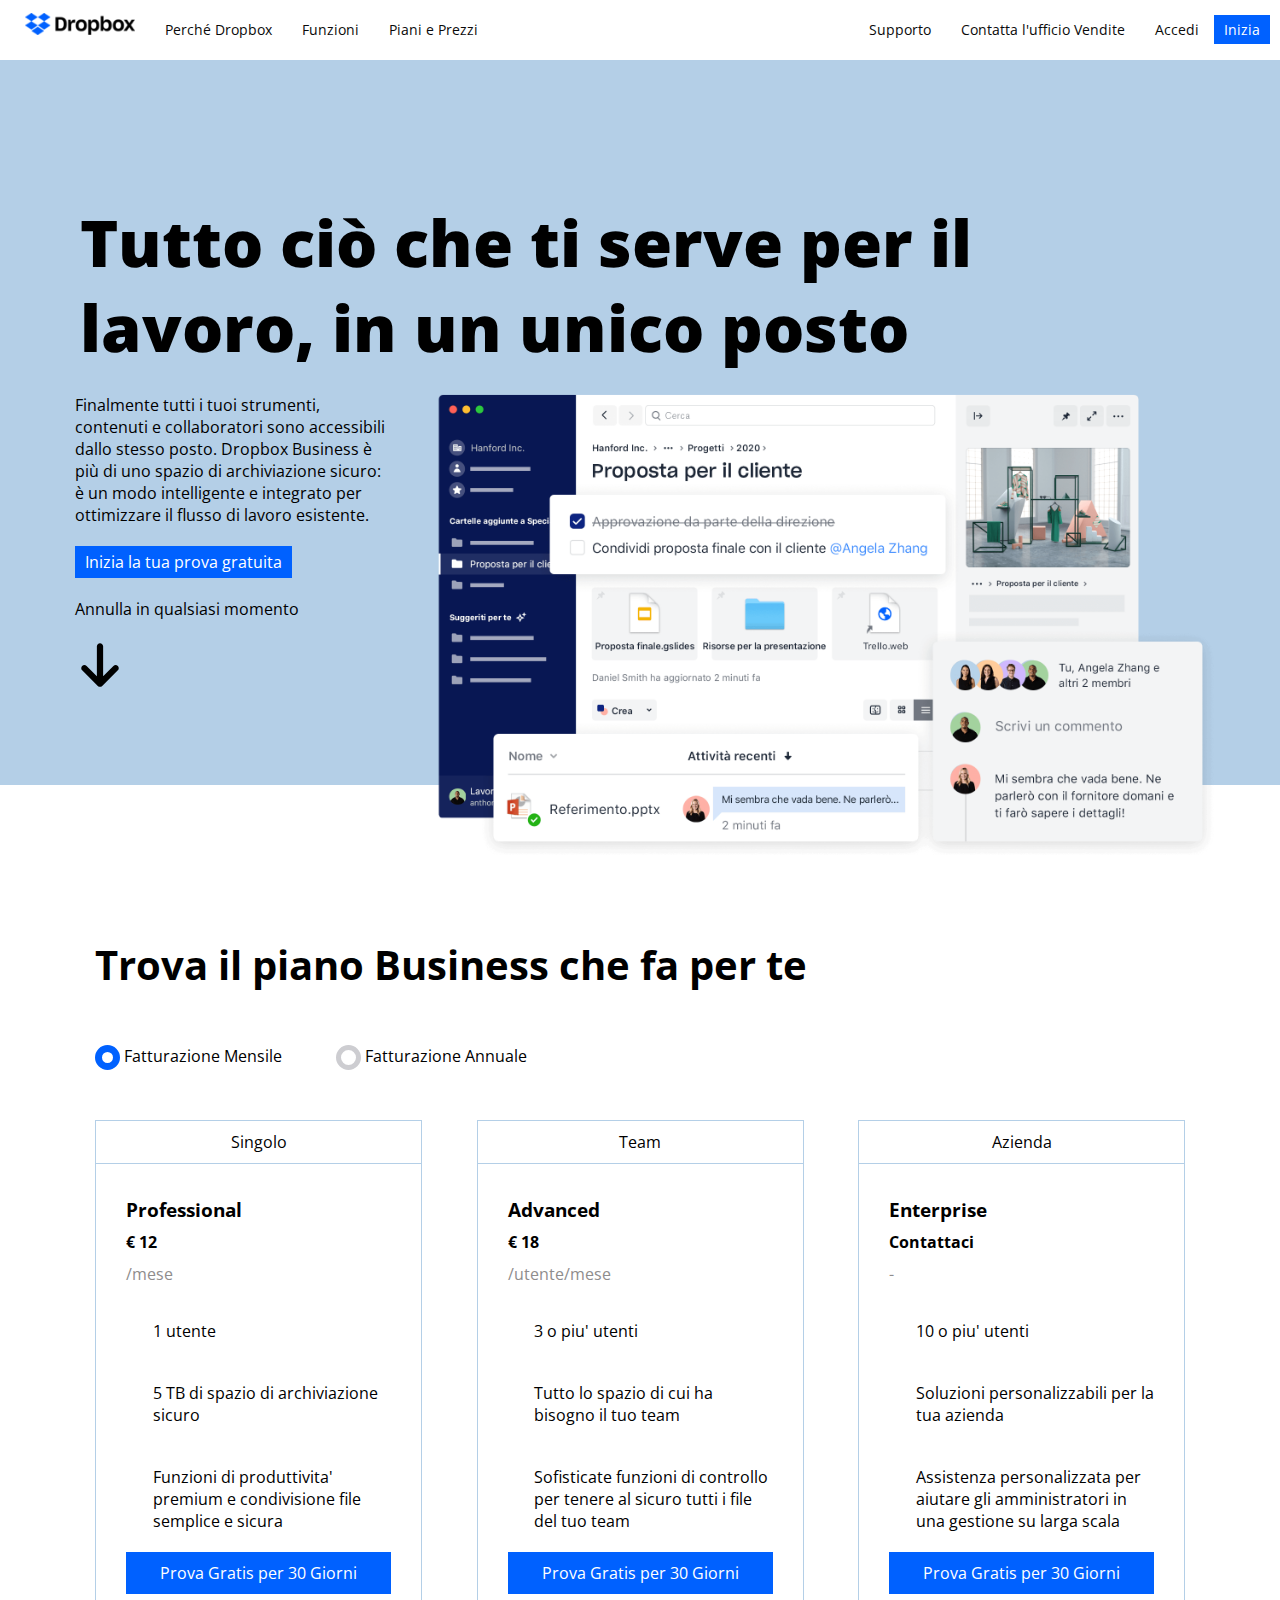
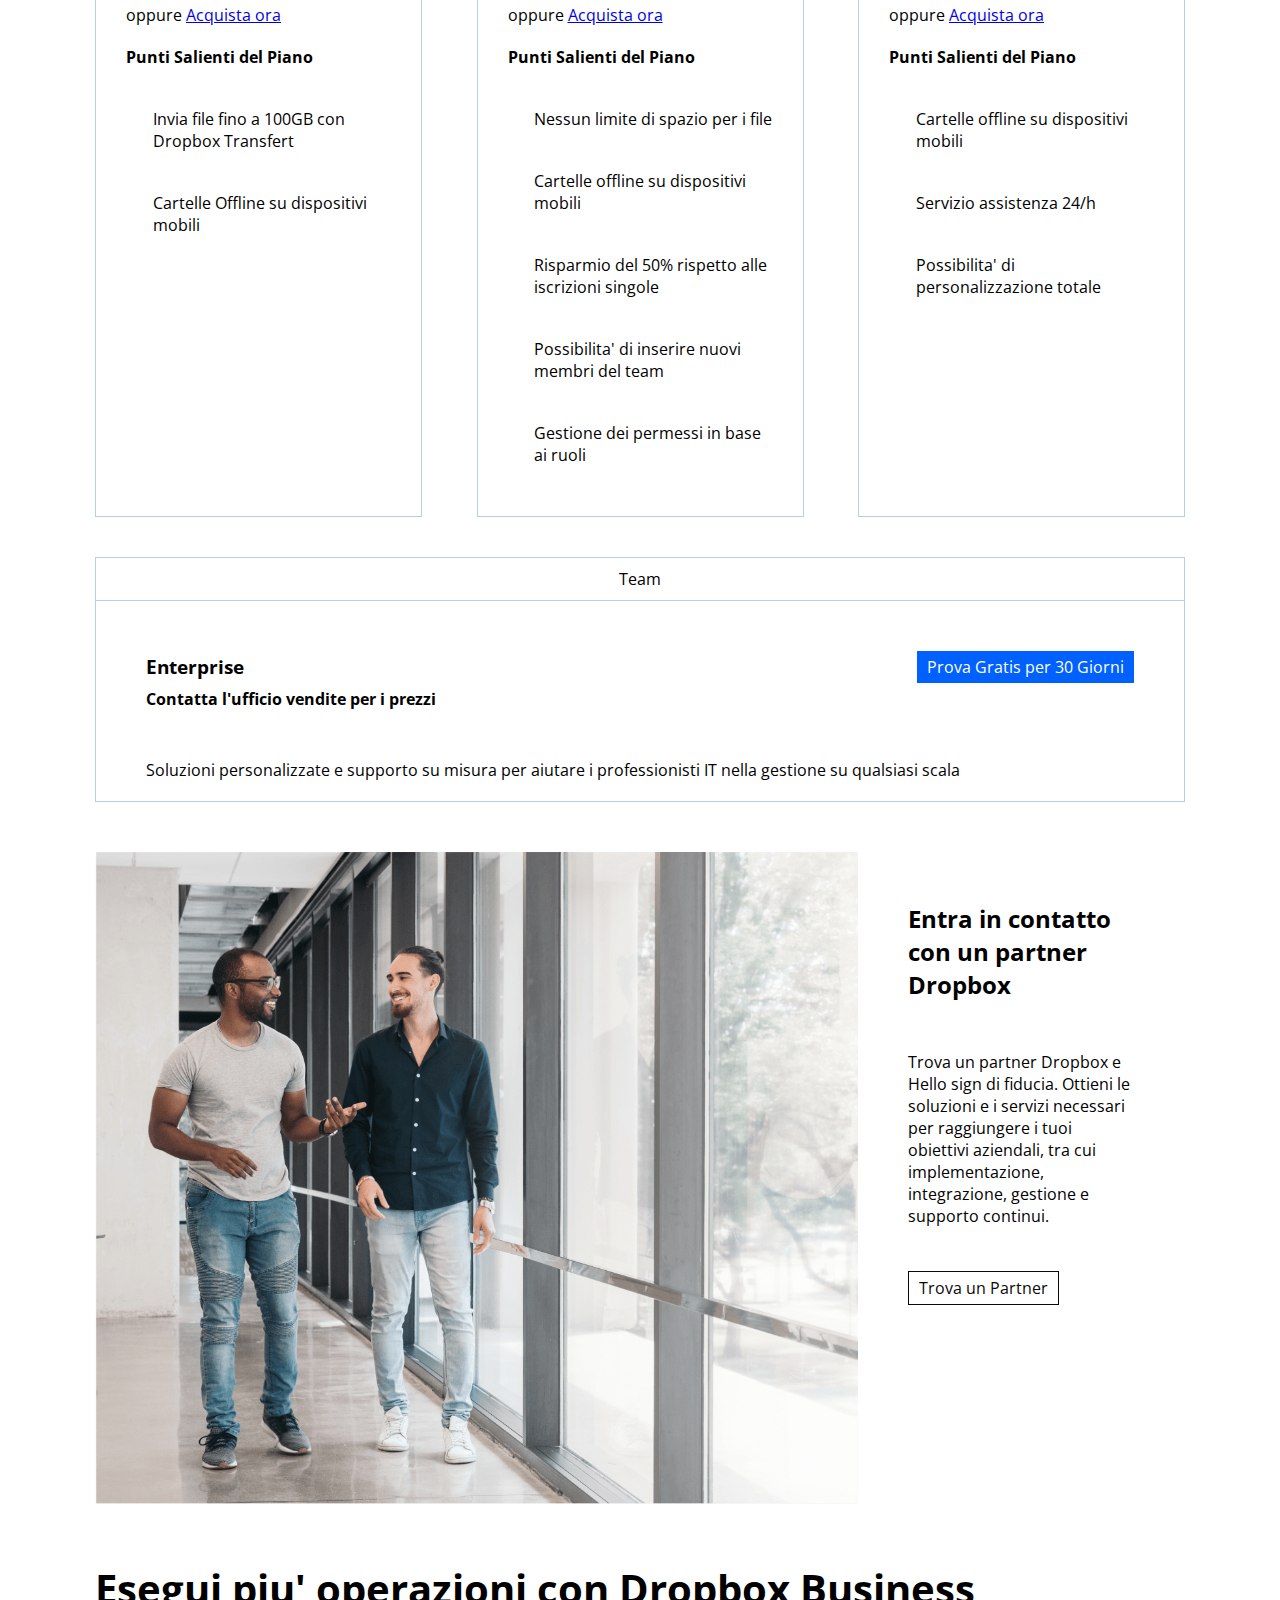
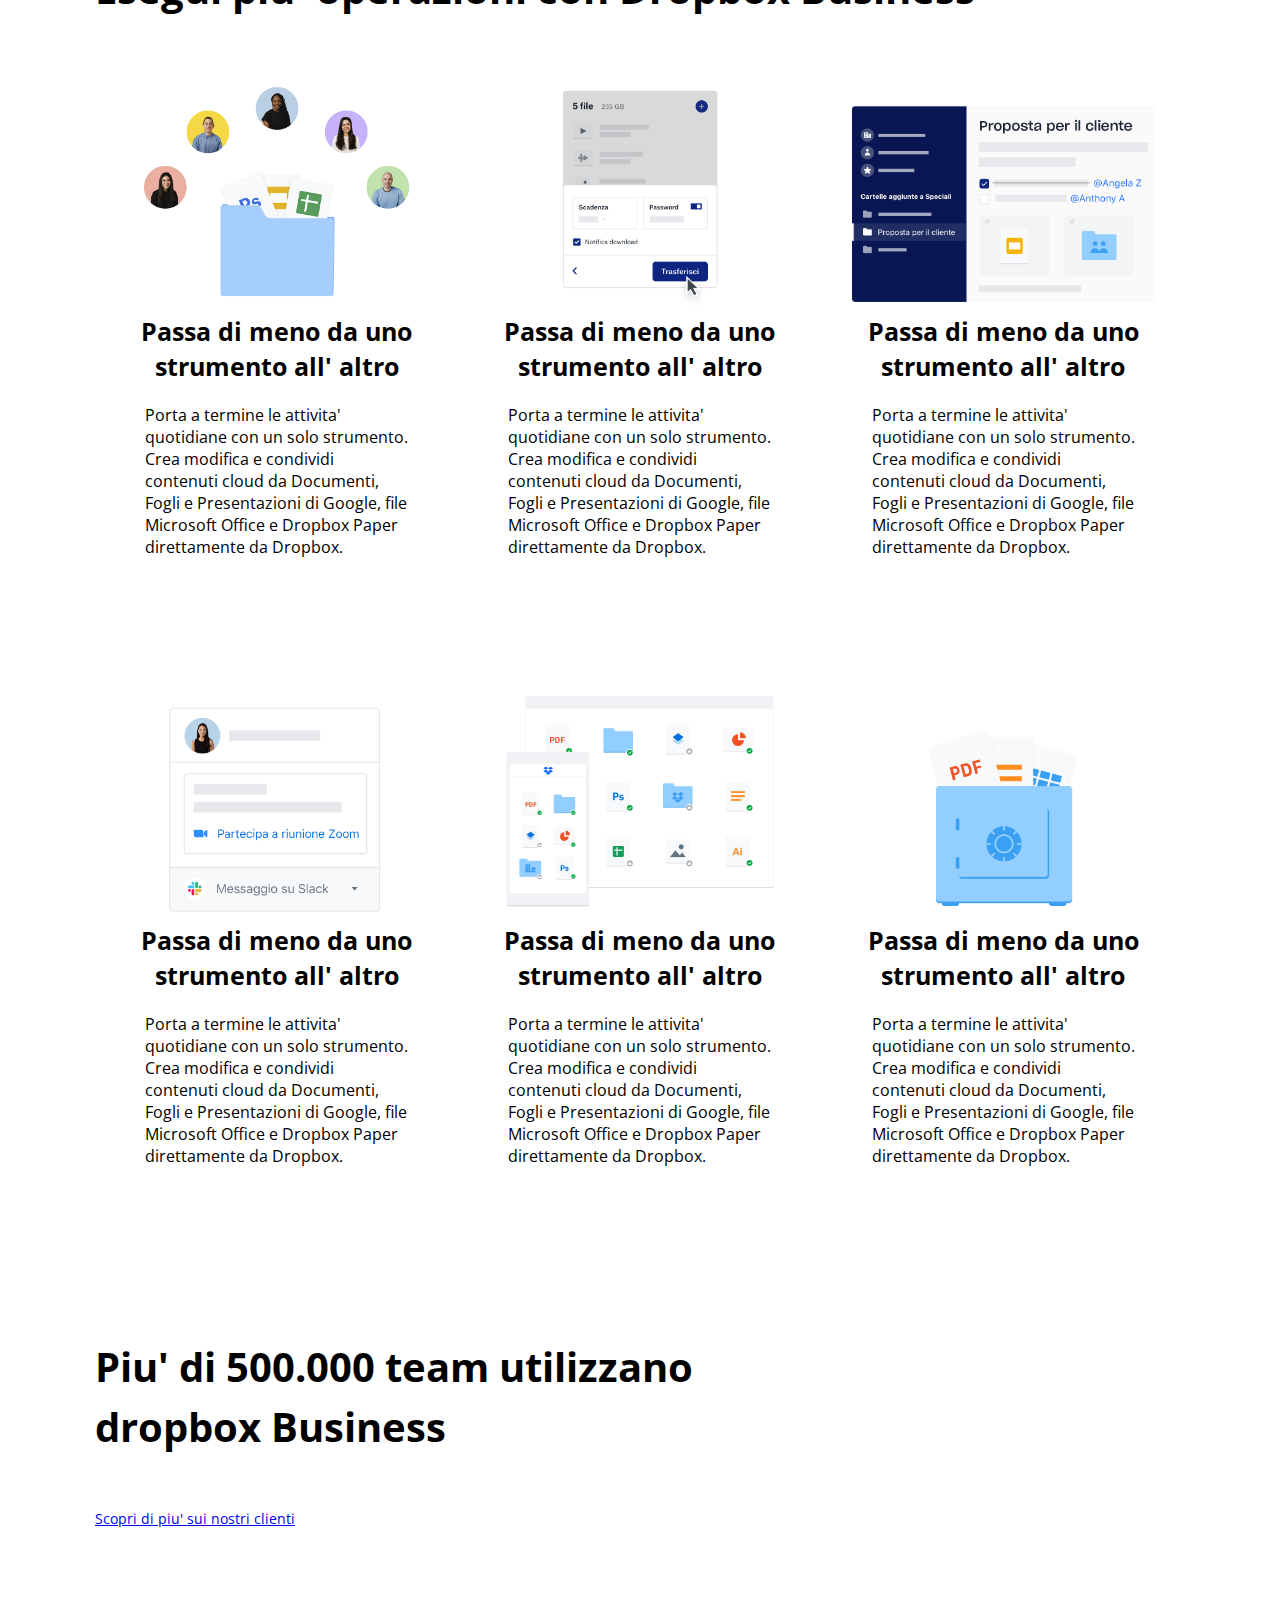
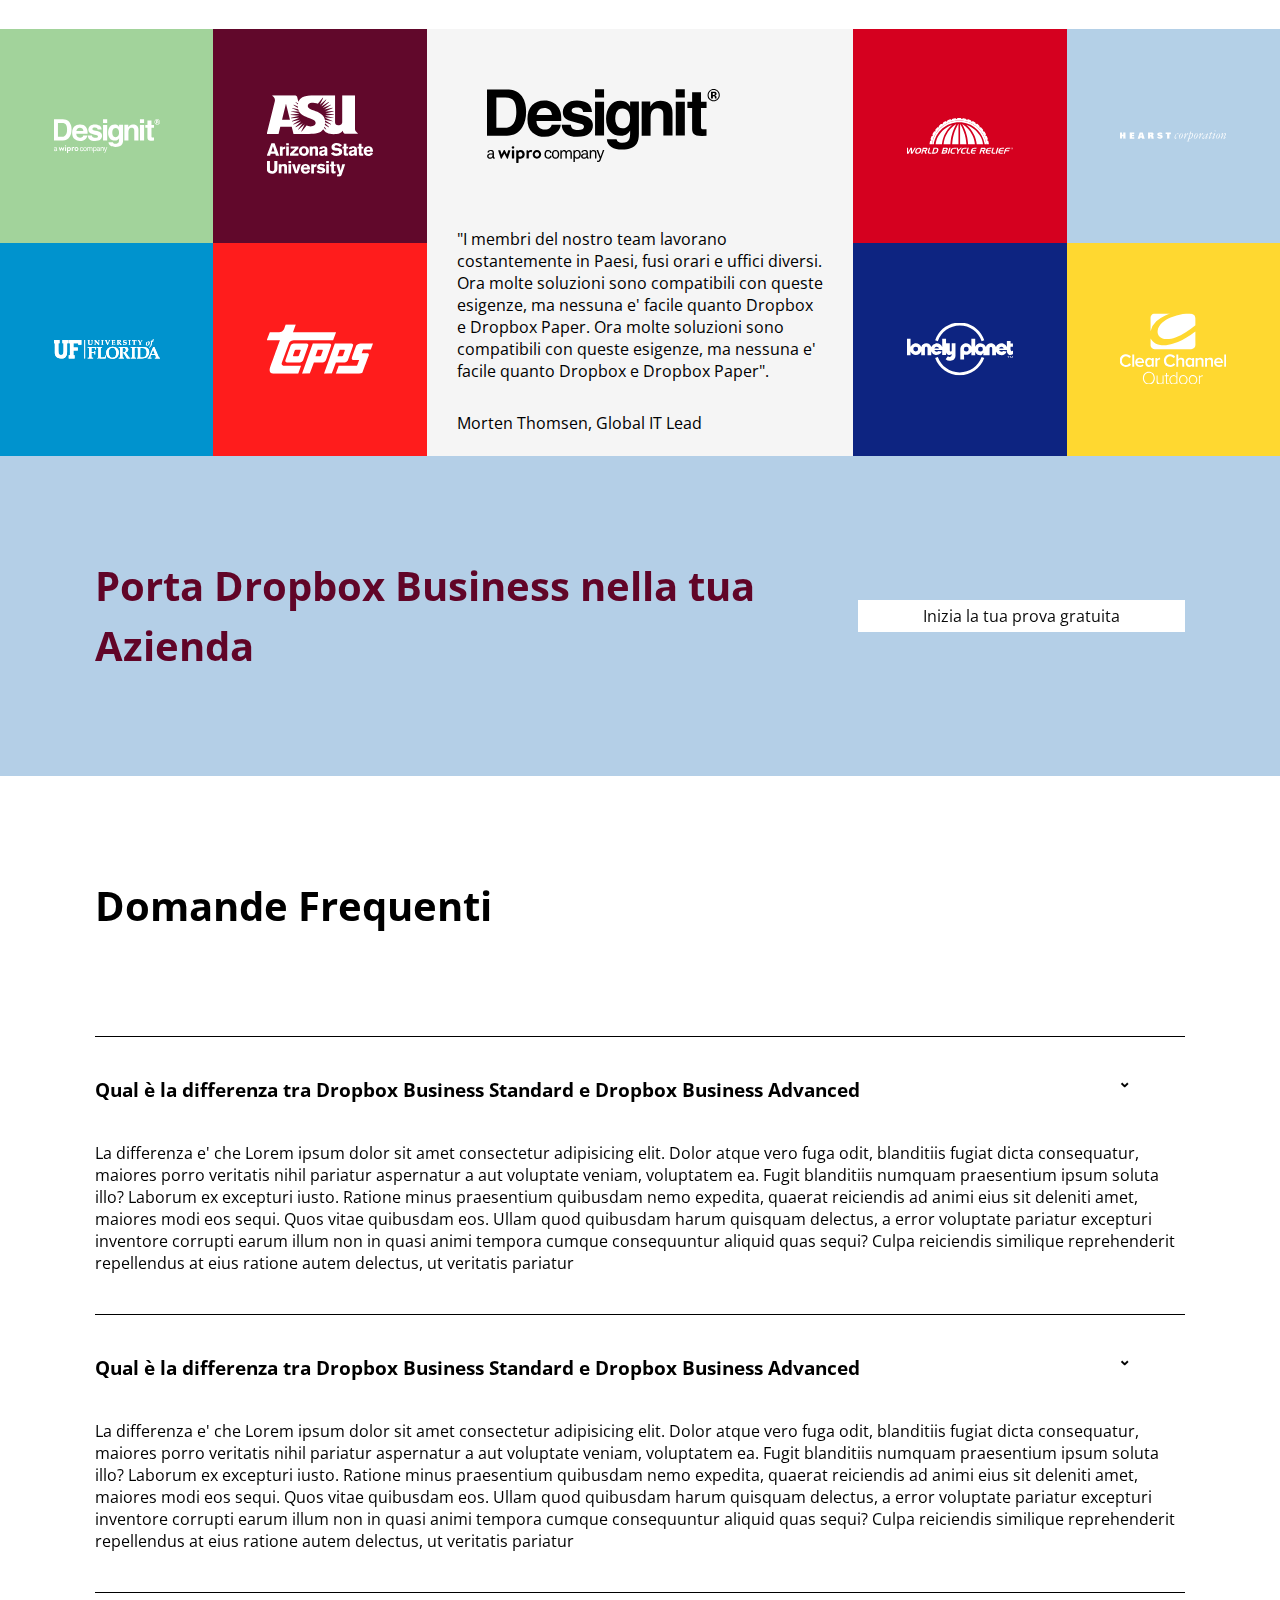
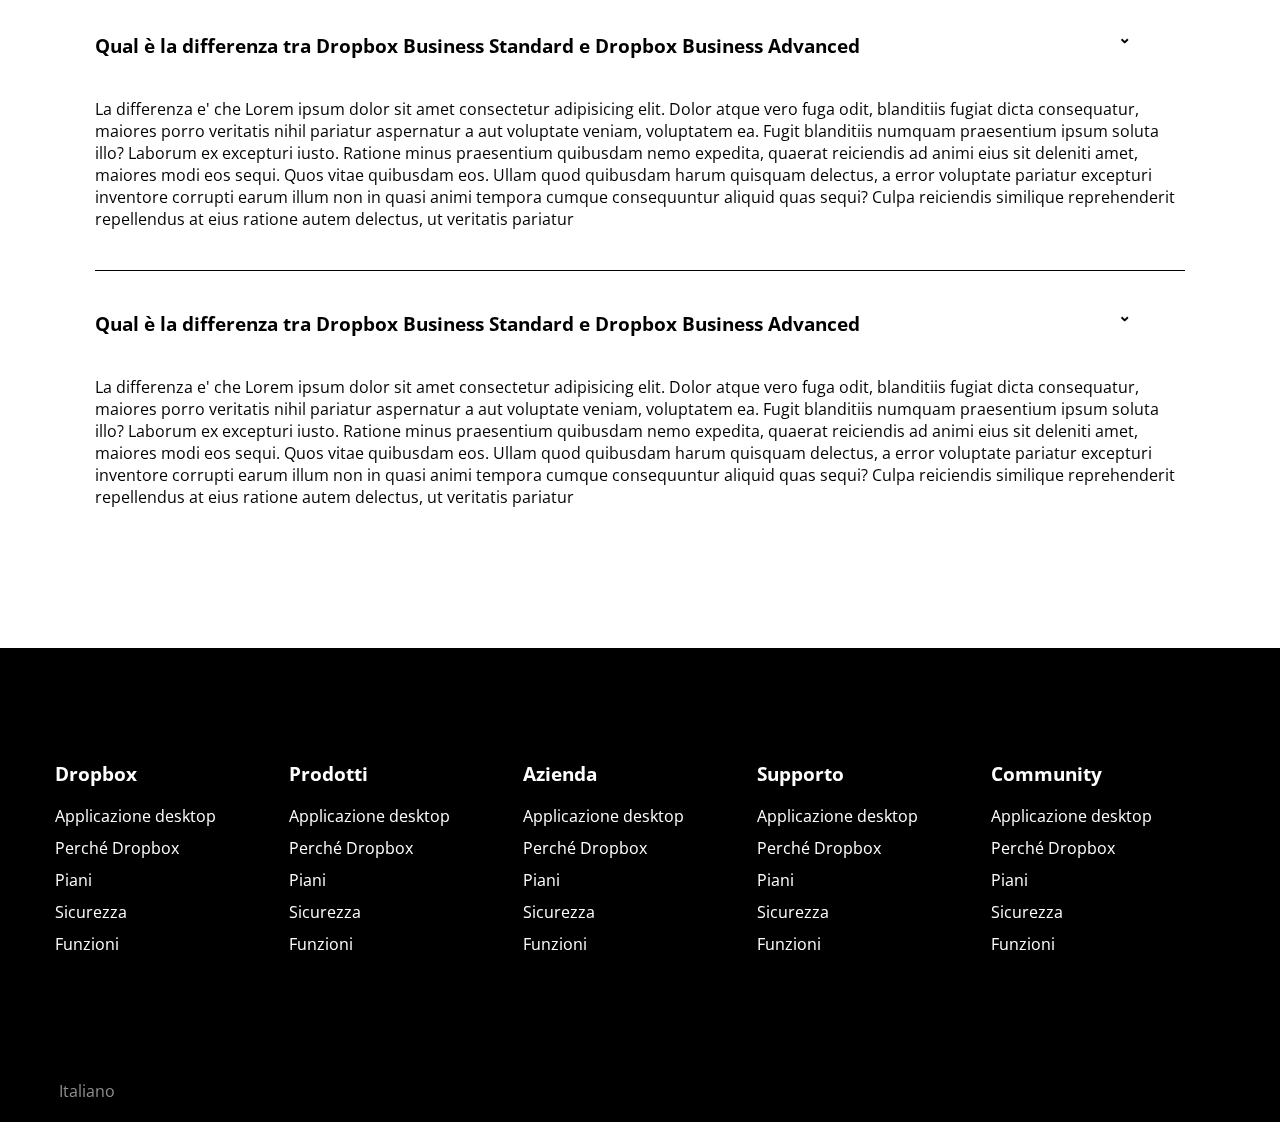
<file: index.html>
<!DOCTYPE html>
<html lang="en">
    <head>
        <meta charset="UTF-8">
        <meta http-equiv="X-UA-Compatible" content="IE=edge">
        <meta name="viewport" content="width=device-width, initial-scale=1.0">
        <title>Dropbox</title>
        <link link rel="icon" type="image/x-icon" href="./img/favicon.png"/>
        <link rel="stylesheet" href="./css/style.css"/>
        <link rel="stylesheet" href="./css/debug.css"/>
        <link href="https://fonts.googleapis.com/css2?family=Open+Sans:ital,wght@0,300;0,400;0,500;0,600;0,700;0,800;1,300;1,400;1,500;1,600;1,700;1,800&display=swap" rel="stylesheet">
        <link rel="stylesheet" href="https://cdnjs.cloudflare.com/ajax/libs/font-awesome/6.2.1/css/all.min.css" integrity="sha512-MV7K8+y+gLIBoVD59lQIYicR65iaqukzvf/nwasF0nqhPay5w/9lJmVM2hMDcnK1OnMGCdVK+iQrJ7lzPJQd1w==" crossorigin="anonymous" referrerpolicy="no-referrer" />

    </head>

    <body>

        <!--inizio header-->
        <header class="dFlex spaceBetween bgWhite">
            <!-- ha due nav uno a sx e uno dx -->
            
                <ul class="dFlex fontSmall alignCenter">
                    <li>
                        <a href="#"><img class="logo" src="./img/logo-small.png"></a>
                    </li>
                    <li class="hoverBorder">
                        <a href="#">Perché Dropbox</a>
                    </li>
                    <li class="hoverBorder">
                        <a href="#">Funzioni</a>
                    </li>
                    <li class="hoverBorder">
                        <a href="#">Piani e Prezzi</a>
                    </li>
                </ul>

                <ul class="dFlex fontSmall alignCenter">
                    <li class="hoverBorder">
                        <a href="#">Supporto</a>
                    </li>
                    <li class="hoverBorder">
                        <a href="#">Contatta l'ufficio Vendite</a>
                    </li>
                    <li class="hoverBorder">
                        <a href="#">Accedi</a>
                    </li>
                    <li>
                        <a class="btn blueBtn" href="#">Inizia</a>
                    </li>
                </ul>
            
         
        </header>
        <!--fine header-->



        <!--inizio main-->
        <main>
            <div class="bgAzure">
                <section id="jumbotron" class="bigContainer dFlex wrap paddingBottom100"> 
                    <h1 class="bigTitle w100">Tutto ciò che ti serve per il lavoro, in un unico posto</h1>                
                    <div class="info w30">
                        <p class="marginBottom20">Finalmente tutti i tuoi strumenti, contenuti e collaboratori sono accessibili dallo stesso posto. Dropbox Business è più di uno spazio di archiviazione sicuro: è un modo intelligente e integrato per ottimizzare il flusso di lavoro esistente. </p>
                        <a class="btn blueBtn marginBottom20 dInlineBlock" href="#">Inizia la tua prova gratuita</a>
                        <div class="marginBottom20">Annulla in qualsiasi momento</div>
                        <a href="#"><img class="arrow" src="./img/arrow-down-solid.svg" alt="arrow" /></a>
                    </div>
                    <div class="w70">
                        <img class="jumboimg" src="./img/jumbo.png" alt="foto jumbo"/>
                    </div>
                </section>
            </div>

            <div class="bgWhite">
                <section id="centralSection" class="smallContainer dFlex wrap spaceBetween">

                    <h2 class="mediumTitle w100">Trova il piano Business che fa per te</h2>
                    <div id="radioButtons" class="w100">
                        <span class="opzione dInlineBlock">
                            <span class="cerchioBlu"></span>
                            <span>Fatturazione Mensile</span>
                        </span>
                        <span class="opzione dInlineBlock">
                            <span class="cerchio"></span>
                            <span>Fatturazione Annuale</span>
                        </span>
                    </div>

                    <!-- TABELLA 1 -->
                        <div class="tabella w30">
                            <div class="businessLabel">
                                <i class="fa-solid fa-user"></i>
                                <span>Singolo</span>
                            </div>
                            <div class="offer">

                                <div class="offerSquare">
                                    <h3>Professional</h3>
                                    <div class="bold">€ 12</div>
                                    <div class="greyFont">/mese</div>
                                </div>
                                <ul class="iconList">
                                    <li class="dFlex wrap">    
                                        <div class="w10">
                                            <i class="fa-solid fa-user"></i>
                                        </div>
                                        <div class="w90">
                                        1 utente
                                        </div>
                                    </li>
                                    
                                    <li class="dFlex wrap">
                                        <div class="w10">
                                            <i class="fa-solid fa-folder"></i>
                                        </div>
                                        <div class="w90">5 TB di spazio di archiviazione sicuro</div>
                                    </li>

                                    <li class="dFlex wrap">
                                        <div class="w10">
                                            <i class="fa-solid fa-share-nodes"></i>
                                        </div>
                                        <div class="w90">Funzioni di produttivita' premium e condivisione file semplice e sicura</div>
                                    </li>    
                                </ul>
                                <div class="offerSquare centerTextAlignContainer">
                                    <a class="btn blueBtn dBlock w100" href="#">Prova Gratis per 30 Giorni</a>
                                </div>
                                <div class="dBlock">oppure <a href="#">Acquista ora</a></div>

                                <div class="paddingTopBottom20 bold">Punti Salienti del Piano</div>

                                <ul class="iconList">
                                    <li class="dFlex wrap">    
                                        <div class="w10">
                                            <i class="fa-solid fa-check blueFont"></i>
                                        </div>
                                        <div class="w90">Invia file fino a 100GB con Dropbox Transfert</div>
                                    </li>
                                    
                                    <li class="dFlex wrap">
                                        <div class="w10">
                                            <i class="fa-solid fa-check blueFont"></i>
                                        </div>
                                        <div class="w90">Cartelle Offline su dispositivi mobili</div>
                                    </li>
        
                                </ul>
                            </div>

                        </div>


                    <!-- TABELLA 2 -->
                        <div class="tabella w30">
                            <div class="businessLabel">
                                <i class="fa-solid fa-people-group"></i>
                                <span>Team</span>
                            </div>
                            <div class="offer">

                                <div class="offerSquare">
                                    <h3>Advanced</h3>
                                    <div class="bold">€ 18</div>
                                    <div class="greyFont">/utente/mese</div>
                                </div>
                                <ul class="iconList">
                                    <li class="dFlex wrap">    
                                        <div class="w10">
                                            <i class="fa-solid fa-people-group"></i>
                                        </div>
                                        <div class="w90">3 o piu' utenti</div>
                                    </li>
                                    
                                    <li class="dFlex wrap">
                                        <div class="w10">
                                            <i class="fa-solid fa-folder"></i>
                                        </div>
                                        <div class="w90">Tutto lo spazio di cui ha bisogno il tuo team</div>
                                    </li>

                                    <li class="dFlex wrap">
                                        <div class="w10">
                                            <i class="fa-solid fa-share-nodes"></i>
                                        </div>
                                        <div class="w90">Sofisticate funzioni di controllo per tenere al sicuro tutti i file del tuo team</div>
                                    </li>    
                                </ul>

                                <div class="offerSquare centerTextAlignContainer">
                                    <a class="btn blueBtn dBlock" href="#">Prova Gratis per 30 Giorni</a>
                                </div>
                                <div class="dBlock">oppure <a href="#">Acquista ora</a></div>

                                <div class="paddingTopBottom20 bold">Punti Salienti del Piano</div>

                                <ul class="iconList">
                                    <li class="dFlex wrap">    
                                        <div class="w10">
                                            <i class="fa-solid fa-check blueFont"></i>
                                        </div>
                                        <div class="w90">Nessun limite di spazio per i file</div>
                                    </li>
                                    
                                    <li class="dFlex wrap">
                                        <div class="w10">
                                            <i class="fa-solid fa-check blueFont"></i>
                                        </div>
                                        <div class="w90">Cartelle offline su dispositivi mobili</div>
                                    </li>
                                    
                                    <li class="dFlex wrap">
                                        <div class="w10">
                                            <i class="fa-solid fa-check blueFont"></i>
                                        </div>
                                        <div class="w90">Risparmio del 50% rispetto alle iscrizioni singole</div>
                                    </li>

                                    <li class="dFlex wrap">
                                        <div class="w10">
                                            <i class="fa-solid fa-check blueFont"></i>
                                        </div>
                                        <div class="w90">Possibilita' di inserire nuovi membri del team</div>
                                    </li>

                                    <li class="dFlex wrap">
                                        <div class="w10">
                                            <i class="fa-solid fa-check blueFont"></i>
                                        </div>
                                        <div class="w90">Gestione dei permessi in base ai ruoli</div>
                                    </li>
        
                                </ul>
                            </div>

                        </div>


                    <!-- TABELLA 3 -->
                        <div class="tabella w30">
                            <div class="businessLabel">
                                <i class="fa-solid fa-building"></i>
                                <span>Azienda</span>
                            </div>
                            <div class="offer">

                                <div class="offerSquare">
                                    <h3>Enterprise</h3>
                                    <div class="bold">Contattaci</div>
                                    <div class="greyFont">-</div>
                                </div>
                                <ul class="iconList">
                                    <li class="dFlex wrap">    
                                        <div class="w10">
                                            <i class="fa-solid fa-user"></i>
                                        </div>
                                        <div class="w90">10 o piu' utenti</div>
                                    </li>
                                    
                                    <li class="dFlex wrap">
                                        <div class="w10">
                                            <i class="fa-solid fa-folder"></i>
                                        </div>
                                        <div class="w90">Soluzioni personalizzabili per la tua azienda</div>
                                    </li>

                                    <li class="dFlex wrap">
                                        <div class="w10">
                                            <i class="fa-solid fa-share-nodes"></i>
                                        </div>
                                        <div class="w90">Assistenza personalizzata per aiutare gli amministratori in una gestione su larga scala</div>
                                    </li>    
                                </ul>

                                <div class="offerSquare centerTextAlignContainer">
                                    <a class="btn blueBtn dBlock" href="#">Prova Gratis per 30 Giorni</a>
                                </div>
                                <div class="dBlock">oppure <a href="#">Acquista ora</a></div>

                                <div class="paddingTopBottom20 bold">Punti Salienti del Piano</div>

                                <ul class="iconList">
                                    <li class="dFlex wrap">    
                                        <div class="w10">
                                            <i class="fa-solid fa-check blueFont"></i>
                                        </div>
                                        <div class="w90">Cartelle offline su dispositivi mobili</div>
                                    </li>
                                    
                                    <li class="dFlex wrap">
                                        <div class="w10">
                                            <i class="fa-solid fa-check blueFont"></i>
                                        </div>
                                        <div class="w90">Servizio assistenza 24/h</div>
                                    </li>

                                    <li class="dFlex wrap">
                                        <div class="w10">
                                            <i class="fa-solid fa-check blueFont"></i>
                                        </div>
                                        <div class="w90">Possibilita' di personalizzazione totale</div>
                                    </li>
        
                                </ul>
                            </div>

                        </div>
                        
                        <!-- TABELLA 4 -->

                        <div id="tabella4" class="tabella w100">

                            <div class="businessLabel">
                                <i class="fa-solid fa-building"></i>
                                <span>Team</span>
                            </div>
                                
                            <div class="pRelative">
                                    <div class="offerSquare pAbsolute">
                                        <h3>Enterprise</h3>
                                        <div class="bold">Contatta l'ufficio vendite per i prezzi</div>
                                    </div>
                                    
                                    <div class="pAbsolute">Soluzioni personalizzate e supporto su misura per aiutare i professionisti IT nella gestione su qualsiasi scala</div>
                                    <a class="btn blueBtn pAbsolute" href="#">Prova Gratis per 30 Giorni</a>
                            </div>
                        </div>
                        
                  
                

                    <section id="partnerFinder" class="dFlex wrap">                 
                        <div class="w70">
                            <img class="partnerFinderImg w100" src="./img/partner.png" alt="fotoPartner"/>
                        </div>
                        <div class="info w30">
                            <h2>Entra in contatto con un partner Dropbox</h2>
                            <p>Trova un partner Dropbox e Hello sign di fiducia. Ottieni le soluzioni e i servizi necessari per raggiungere i tuoi obiettivi aziendali, tra cui implementazione, integrazione, gestione e supporto continui.</p>
                            <a class="btn transparentBtn" href="#">Trova un Partner</a>
                            </div>
                    </section>

                
                    <section id="functions" class="dFlex wrap">
                        
                        <h2 class="mediumTitle w100">Esegui piu' operazioni con Dropbox Business</h2>
                        
                        <div class="threeColumns">
                            <img class="dBlock w100" src="./img/business-feature-switching-tools.png" alt="switching tools"/>
                            <h3 class="titolino centerTextAlignContainer">Passa di meno da uno strumento all' altro</h3>
                            <p>Porta a termine le attivita' quotidiane con un solo strumento. Crea modifica e condividi contenuti cloud da Documenti, Fogli e Presentazioni di Google, file Microsoft Office e Dropbox Paper direttamente da Dropbox.</p>
                        </div>

                        <div class="threeColumns">
                            <img class="dBlock w100" src="./img/business-feature-send-files-it.png" alt="switching tools"/>
                            <h3 class="titolino centerTextAlignContainer">Passa di meno da uno strumento all' altro</h3>
                            <p>Porta a termine le attivita' quotidiane con un solo strumento. Crea modifica e condividi contenuti cloud da Documenti, Fogli e Presentazioni di Google, file Microsoft Office e Dropbox Paper direttamente da Dropbox.</p>
                        </div>

                        <div class="threeColumns">
                            <img class="dBlock w100" src="./img/business-feature-coordinate-it.png" alt="switching tools"/>
                            <h3 class="titolino centerTextAlignContainer">Passa di meno da uno strumento all' altro</h3>
                            <p>Porta a termine le attivita' quotidiane con un solo strumento. Crea modifica e condividi contenuti cloud da Documenti, Fogli e Presentazioni di Google, file Microsoft Office e Dropbox Paper direttamente da Dropbox.</p>
                        </div>

                        <div class="threeColumns">
                            <img class="dBlock w100" src="./img/business-feature-integrations-it.png" alt="switching tools"/>
                            <h3 class="titolino centerTextAlignContainer">Passa di meno da uno strumento all' altro</h3>
                            <p>Porta a termine le attivita' quotidiane con un solo strumento. Crea modifica e condividi contenuti cloud da Documenti, Fogli e Presentazioni di Google, file Microsoft Office e Dropbox Paper direttamente da Dropbox.</p>
                        </div>

                        <div class="threeColumns">
                            <img class="dBlock w100" src="./img/business-feature-multi-device.png" alt="switching tools"/>
                            <h3 class="titolino centerTextAlignContainer">Passa di meno da uno strumento all' altro</h3>
                            <p>Porta a termine le attivita' quotidiane con un solo strumento. Crea modifica e condividi contenuti cloud da Documenti, Fogli e Presentazioni di Google, file Microsoft Office e Dropbox Paper direttamente da Dropbox.</p>
                        </div>

                        <div class="threeColumns">
                            <img class="dBlock w100" src="./img/business-feature-security.png" alt="switching tools"/>
                            <h3 class="titolino centerTextAlignContainer">Passa di meno da uno strumento all' altro</h3>
                            <p>Porta a termine le attivita' quotidiane con un solo strumento. Crea modifica e condividi contenuti cloud da Documenti, Fogli e Presentazioni di Google, file Microsoft Office e Dropbox Paper direttamente da Dropbox.</p>
                        </div>
                    
                    </section>
                   
                    <div id="finalSlogan" class="w100 leftTextAlignContainer">
                        <h2 class="w70 mediumTitle">Piu' di 500.000 team utilizzano dropbox Business</h2>
                        <a class="fontSmall" href="#">Scopri di piu' sui nostri clienti</a>
                    </div>    
                </section>
            </div>

            <section class="responsiveCube dFlex w100">
                <div class="bigCube dFlex wrap">
                    <div class="smallCube pRelative bgLightGreen">
                        <img class="sponsor pAbsolute w100" src="./img/designit.svg" alt="designit"/>
                    </div>
                    <div class="smallCube pRelative bgBrown">
                        <img class="sponsor pAbsolute w100" src="./img/arizona_state_university.svg" alt="asu"/>
                    </div>
                    <div class="smallCube pRelative bgCyan">
                        <img class="sponsor pAbsolute w100" src="./img/university_of_florida.svg" alt="UF"/>
                    </div>
                    <div class="smallCube pRelative bgScarlett">
                        <img class="sponsor pAbsolute w100" src="./img/topps.svg" alt="topps"/>
                    </div>
                </div>
                <div id="scrollCube" class="bigCube scroll bgLightGrey">
                    <img class="sponsorZoom w80" src="./img/designit.svg" alt="designit"/>
                    <p>"I membri del nostro team lavorano costantemente in Paesi, fusi orari e uffici diversi. Ora molte soluzioni sono compatibili con queste esigenze, ma nessuna e' facile quanto Dropbox e Dropbox Paper. Ora molte soluzioni sono compatibili con queste esigenze, ma nessuna e' facile quanto Dropbox e Dropbox Paper".</p>
                    <div>Morten Thomsen, Global IT Lead</div>
                    <p>"I membri del nostro team lavorano costantemente in Paesi, fusi orari e uffici diversi. Ora molte soluzioni sono compatibili con queste esigenze, ma nessuna e' facile quanto Dropbox e Dropbox Paper. Ora molte soluzioni sono compatibili con queste esigenze, ma nessuna e' facile quanto Dropbox e Dropbox Paper".</p>
                    <p>"I membri del nostro team lavorano costantemente in Paesi, fusi orari e uffici diversi. Ora molte soluzioni sono compatibili con queste esigenze, ma nessuna e' facile quanto Dropbox e Dropbox Paper. Ora molte soluzioni sono compatibili con queste esigenze, ma nessuna e' facile quanto Dropbox e Dropbox Paper".</p>
                    <p>"I membri del nostro team lavorano costantemente in Paesi, fusi orari e uffici diversi. Ora molte soluzioni sono compatibili con queste esigenze, ma nessuna e' facile quanto Dropbox e Dropbox Paper. Ora molte soluzioni sono compatibili con queste esigenze, ma nessuna e' facile quanto Dropbox e Dropbox Paper".</p>
                    <p>"I membri del nostro team lavorano costantemente in Paesi, fusi orari e uffici diversi. Ora molte soluzioni sono compatibili con queste esigenze, ma nessuna e' facile quanto Dropbox e Dropbox Paper. Ora molte soluzioni sono compatibili con queste esigenze, ma nessuna e' facile quanto Dropbox e Dropbox Paper".</p>
                </div>
                <div class="bigCube dFlex wrap">
                    <div class="smallCube pRelative bgRed">
                        <img class="sponsor pAbsolute w100" src="./img/world_bicycle_relief.svg" alt="WBR"/>
                    </div>
                    <div class="smallCube pRelative bgGrey">
                        <img class="sponsor pAbsolute w100" src="./img/hearst_corp.svg" alt="hearts_corp"/>
                    </div>
                    <div class="smallCube pRelative bgBlueElectric">
                        <img class="sponsor pAbsolute w100" src="./img/lonely_planet.svg" alt="lonely_planet"/>
                    </div>
                    <div class="smallCube pRelative bgYellow"><img class="sponsor pAbsolute w100" src="./img/clear_channel.svg" alt="clear_channel"/></div>
                </div>
            </section>

            <div  class="bgAzure">
                <section id="provaGratuita" class="smallContainer dFlex alignCenter paddingTopBottom100">
                    <h2 class="w70 mediumTitle">Porta Dropbox Business nella tua Azienda</h2>
                    <a class="w30 btn whiteBtn centerTextAlignContainer" href="#">Inizia la tua prova gratuita</a>
                </section>    
            </div>

            <section id="faq" class="bgWhite paddingBottom100">
                <div class="smallContainer">

                    <h2 class="mediumTitle paddingTopBottom100">Domande Frequenti</h2>
                    <div class="questionAnswer pRelative paddingTopBottom20">
                        <h3 class="domanda paddingTopBottom20">Qual è la differenza tra Dropbox Business Standard e Dropbox Business Advanced</h3>
                        <p class="risposta paddingTopBottom20">La differenza e' che Lorem ipsum dolor sit amet consectetur adipisicing elit. Dolor atque vero fuga odit, blanditiis fugiat dicta consequatur, maiores porro veritatis nihil pariatur aspernatur a aut voluptate veniam, voluptatem ea. Fugit blanditiis numquam praesentium ipsum soluta illo? Laborum ex excepturi iusto. Ratione minus praesentium quibusdam nemo expedita, quaerat reiciendis ad animi eius sit deleniti amet, maiores modi eos sequi. Quos vitae quibusdam eos. Ullam quod quibusdam harum quisquam delectus, a error voluptate pariatur excepturi inventore corrupti earum illum non in quasi animi tempora cumque consequuntur aliquid quas sequi? Culpa reiciendis similique reprehenderit repellendus at eius ratione autem delectus, ut veritatis pariatur</p>
                        <span class="absoluteTopRight pAbsolute bold">&#8964;</span>
                    </div>

                    <div class="questionAnswer pRelative paddingTopBottom20">
                        <h3 class="domanda paddingTopBottom20">Qual è la differenza tra Dropbox Business Standard e Dropbox Business Advanced</h3>
                        <p class="risposta paddingTopBottom20">La differenza e' che Lorem ipsum dolor sit amet consectetur adipisicing elit. Dolor atque vero fuga odit, blanditiis fugiat dicta consequatur, maiores porro veritatis nihil pariatur aspernatur a aut voluptate veniam, voluptatem ea. Fugit blanditiis numquam praesentium ipsum soluta illo? Laborum ex excepturi iusto. Ratione minus praesentium quibusdam nemo expedita, quaerat reiciendis ad animi eius sit deleniti amet, maiores modi eos sequi. Quos vitae quibusdam eos. Ullam quod quibusdam harum quisquam delectus, a error voluptate pariatur excepturi inventore corrupti earum illum non in quasi animi tempora cumque consequuntur aliquid quas sequi? Culpa reiciendis similique reprehenderit repellendus at eius ratione autem delectus, ut veritatis pariatur</p>
                        <span class="absoluteTopRight pAbsolute bold">&#8964;</span>
                    </div>

                    <div class="questionAnswer pRelative paddingTopBottom20">
                        <h3 class="domanda paddingTopBottom20">Qual è la differenza tra Dropbox Business Standard e Dropbox Business Advanced</h3>
                        <p class="risposta paddingTopBottom20">La differenza e' che Lorem ipsum dolor sit amet consectetur adipisicing elit. Dolor atque vero fuga odit, blanditiis fugiat dicta consequatur, maiores porro veritatis nihil pariatur aspernatur a aut voluptate veniam, voluptatem ea. Fugit blanditiis numquam praesentium ipsum soluta illo? Laborum ex excepturi iusto. Ratione minus praesentium quibusdam nemo expedita, quaerat reiciendis ad animi eius sit deleniti amet, maiores modi eos sequi. Quos vitae quibusdam eos. Ullam quod quibusdam harum quisquam delectus, a error voluptate pariatur excepturi inventore corrupti earum illum non in quasi animi tempora cumque consequuntur aliquid quas sequi? Culpa reiciendis similique reprehenderit repellendus at eius ratione autem delectus, ut veritatis pariatur</p>
                        <span class="absoluteTopRight pAbsolute bold">&#8964;</span>
                    </div>

                    <div class="questionAnswer pRelative paddingTopBottom20">
                        <h3 class="domanda paddingTopBottom20">Qual è la differenza tra Dropbox Business Standard e Dropbox Business Advanced</h3>
                        <p class="risposta paddingTopBottom20">La differenza e' che Lorem ipsum dolor sit amet consectetur adipisicing elit. Dolor atque vero fuga odit, blanditiis fugiat dicta consequatur, maiores porro veritatis nihil pariatur aspernatur a aut voluptate veniam, voluptatem ea. Fugit blanditiis numquam praesentium ipsum soluta illo? Laborum ex excepturi iusto. Ratione minus praesentium quibusdam nemo expedita, quaerat reiciendis ad animi eius sit deleniti amet, maiores modi eos sequi. Quos vitae quibusdam eos. Ullam quod quibusdam harum quisquam delectus, a error voluptate pariatur excepturi inventore corrupti earum illum non in quasi animi tempora cumque consequuntur aliquid quas sequi? Culpa reiciendis similique reprehenderit repellendus at eius ratione autem delectus, ut veritatis pariatur</p>
                        <span class="absoluteTopRight pAbsolute bold">&#8964;</span>
                    </div>

                </div>
            </section>
        </main>
        <!--fine main-->



        <!--inizio footer-->

        <footer class="whiteFont bgBlack">
            <nav class="bigContainer dFlex spaceBetween w100 paddingTopBottom100">
                <ul>
                    <li><h3>Dropbox</h3></li>
                    <li><a href="#">Applicazione desktop</a></li>
                    <li><a href="#">Perché Dropbox</a></li>
                    <li><a href="#">Piani</a></li>
                    <li><a href="#">Sicurezza</a></li>
                    <li><a href="#">Funzioni</a></li>
                </ul>

                <ul>
                    <li><h3>Prodotti</h3></li>
                    <li><a href="#">Applicazione desktop</a></li>
                    <li><a href="#">Perché Dropbox</a></li>
                    <li><a href="#">Piani</a></li>
                    <li><a href="#">Sicurezza</a></li>
                    <li><a href="#">Funzioni</a></li>
                </ul>

                <ul>
                    <li><h3>Azienda</h3></li>
                    <li><a href="#">Applicazione desktop</a></li>
                    <li><a href="#">Perché Dropbox</a></li>
                    <li><a href="#">Piani</a></li>
                    <li><a href="#">Sicurezza</a></li>
                    <li><a href="#">Funzioni</a></li>
                </ul>

                <ul>
                    <li><h3>Supporto</h3></li>
                    <li><a href="#">Applicazione desktop</a></li>
                    <li><a href="#">Perché Dropbox</a></li>
                    <li><a href="#">Piani</a></li>
                    <li><a href="#">Sicurezza</a></li>
                    <li><a href="#">Funzioni</a></li>
                </ul>

                <ul>
                    <li><h3>Community</h3></li>
                    <li><a href="#">Applicazione desktop</a></li>
                    <li><a href="#">Perché Dropbox</a></li>
                    <li><a href="#">Piani</a></li>
                    <li><a href="#">Sicurezza</a></li>
                    <li><a href="#">Funzioni</a></li>
                </ul>               
            </nav>

            <div id="footerBottom" class="greyFont paddingTopBottom20 bigContainer">
                <a href="#"><i class="fa-solid fa-earth-americas"></i></a>
                <span>&nbsp;Italiano&nbsp;</span>
                <a href="#"><i class="fa-solid fa-caret-up"></i></a>
            </div>

        </footer>


        <!--fine footer-->

    </body>
</html>
</file>
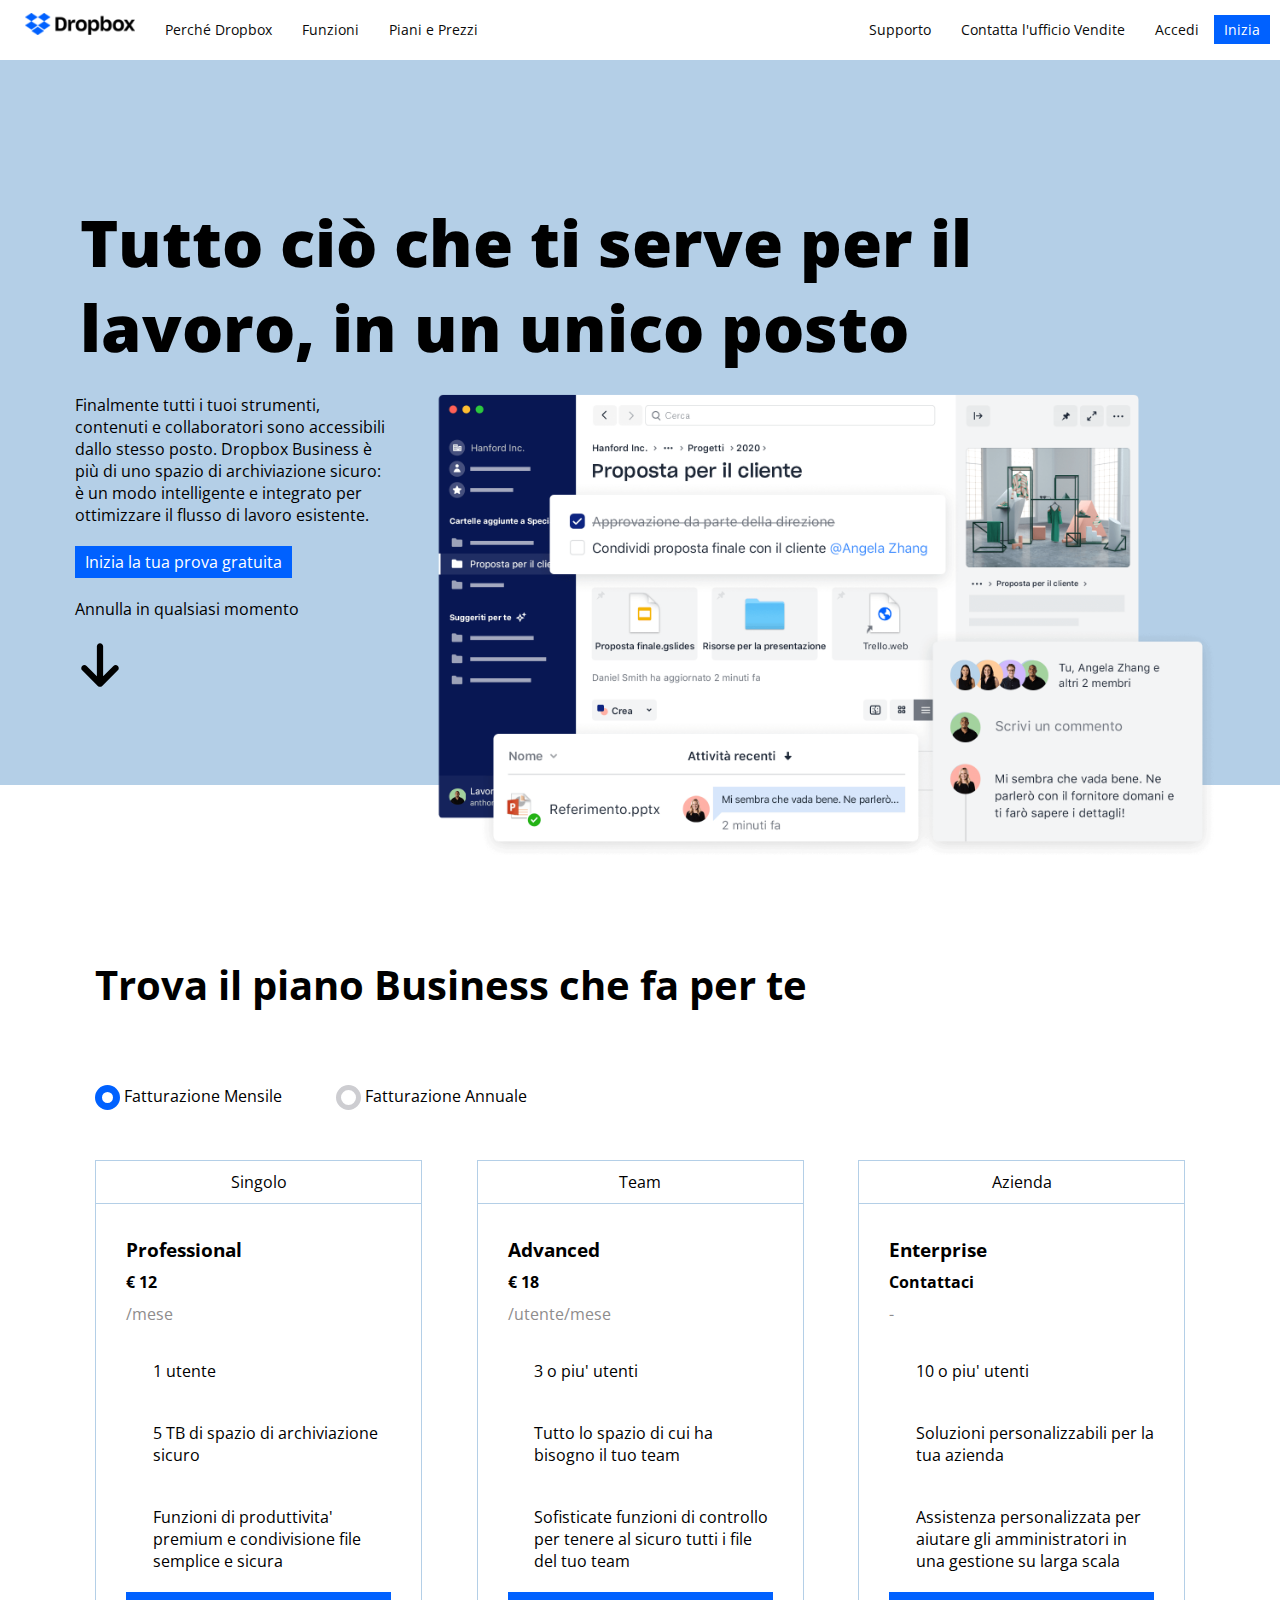
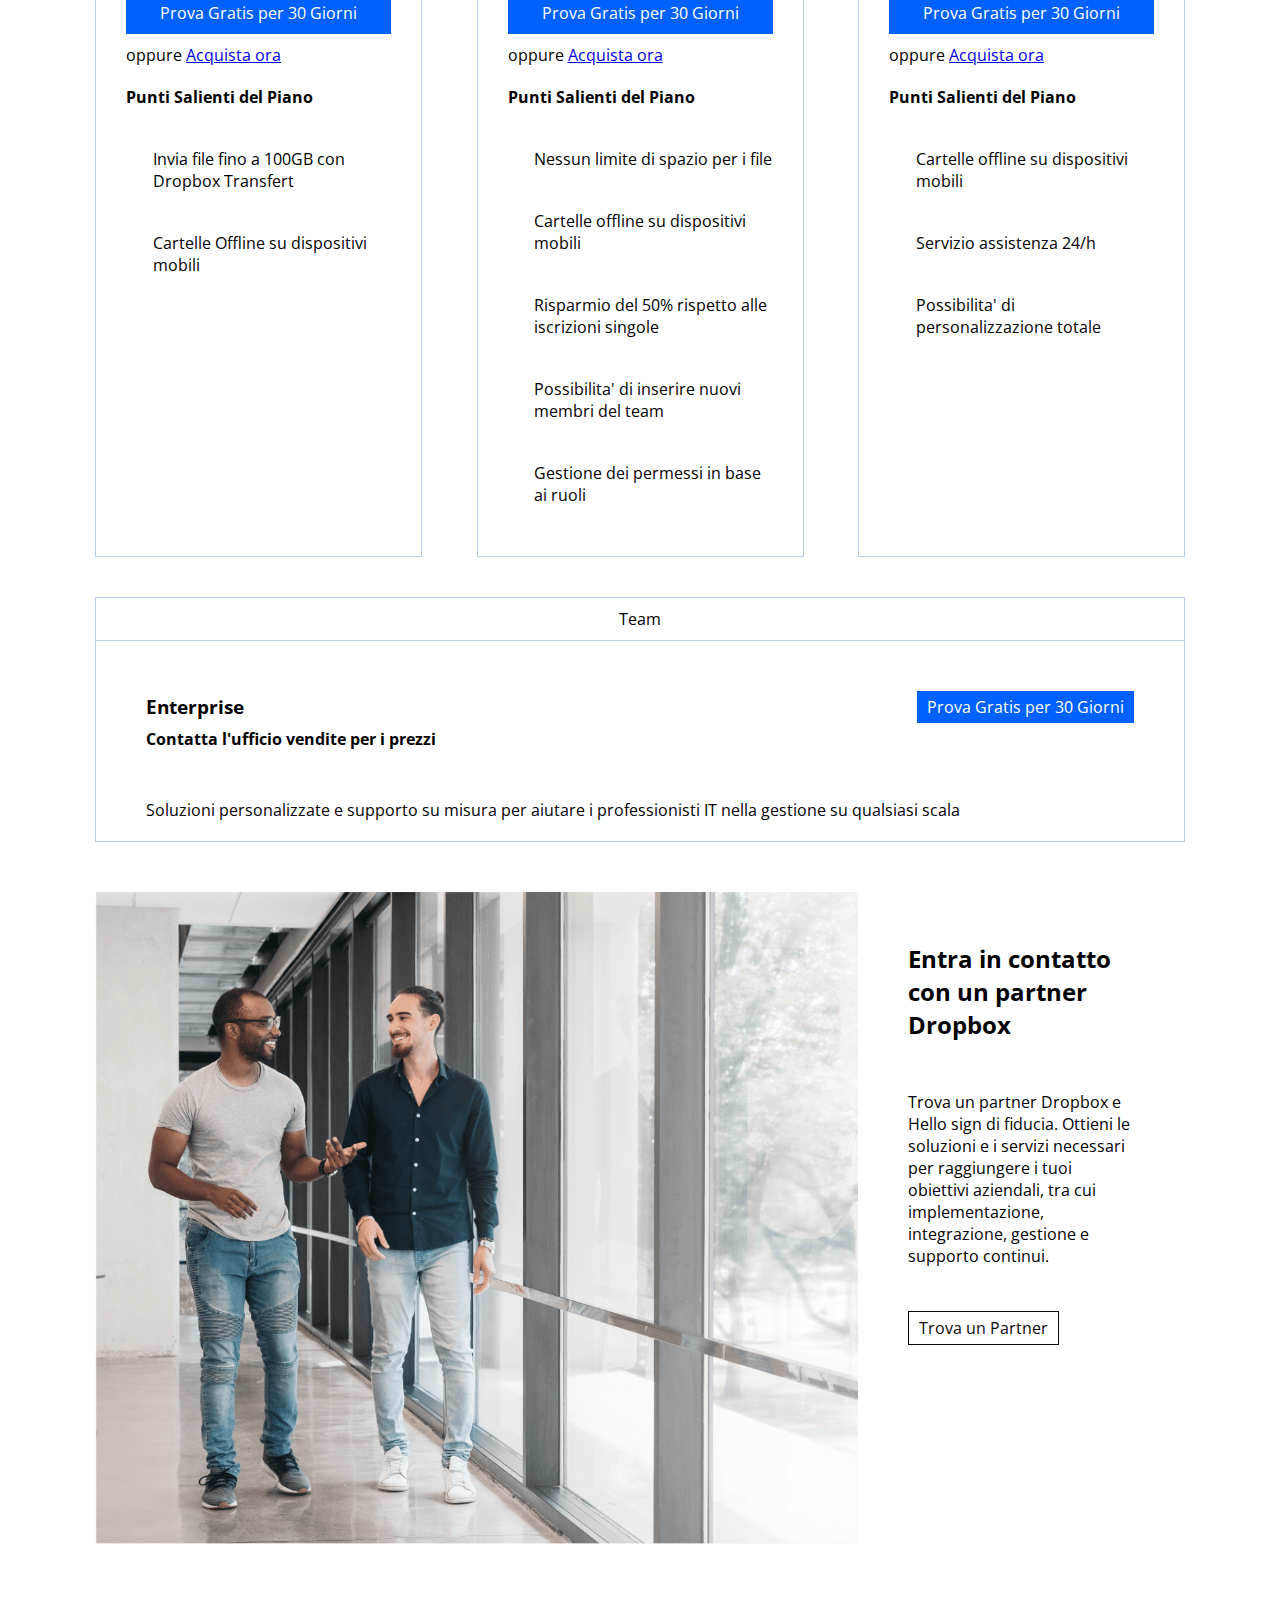
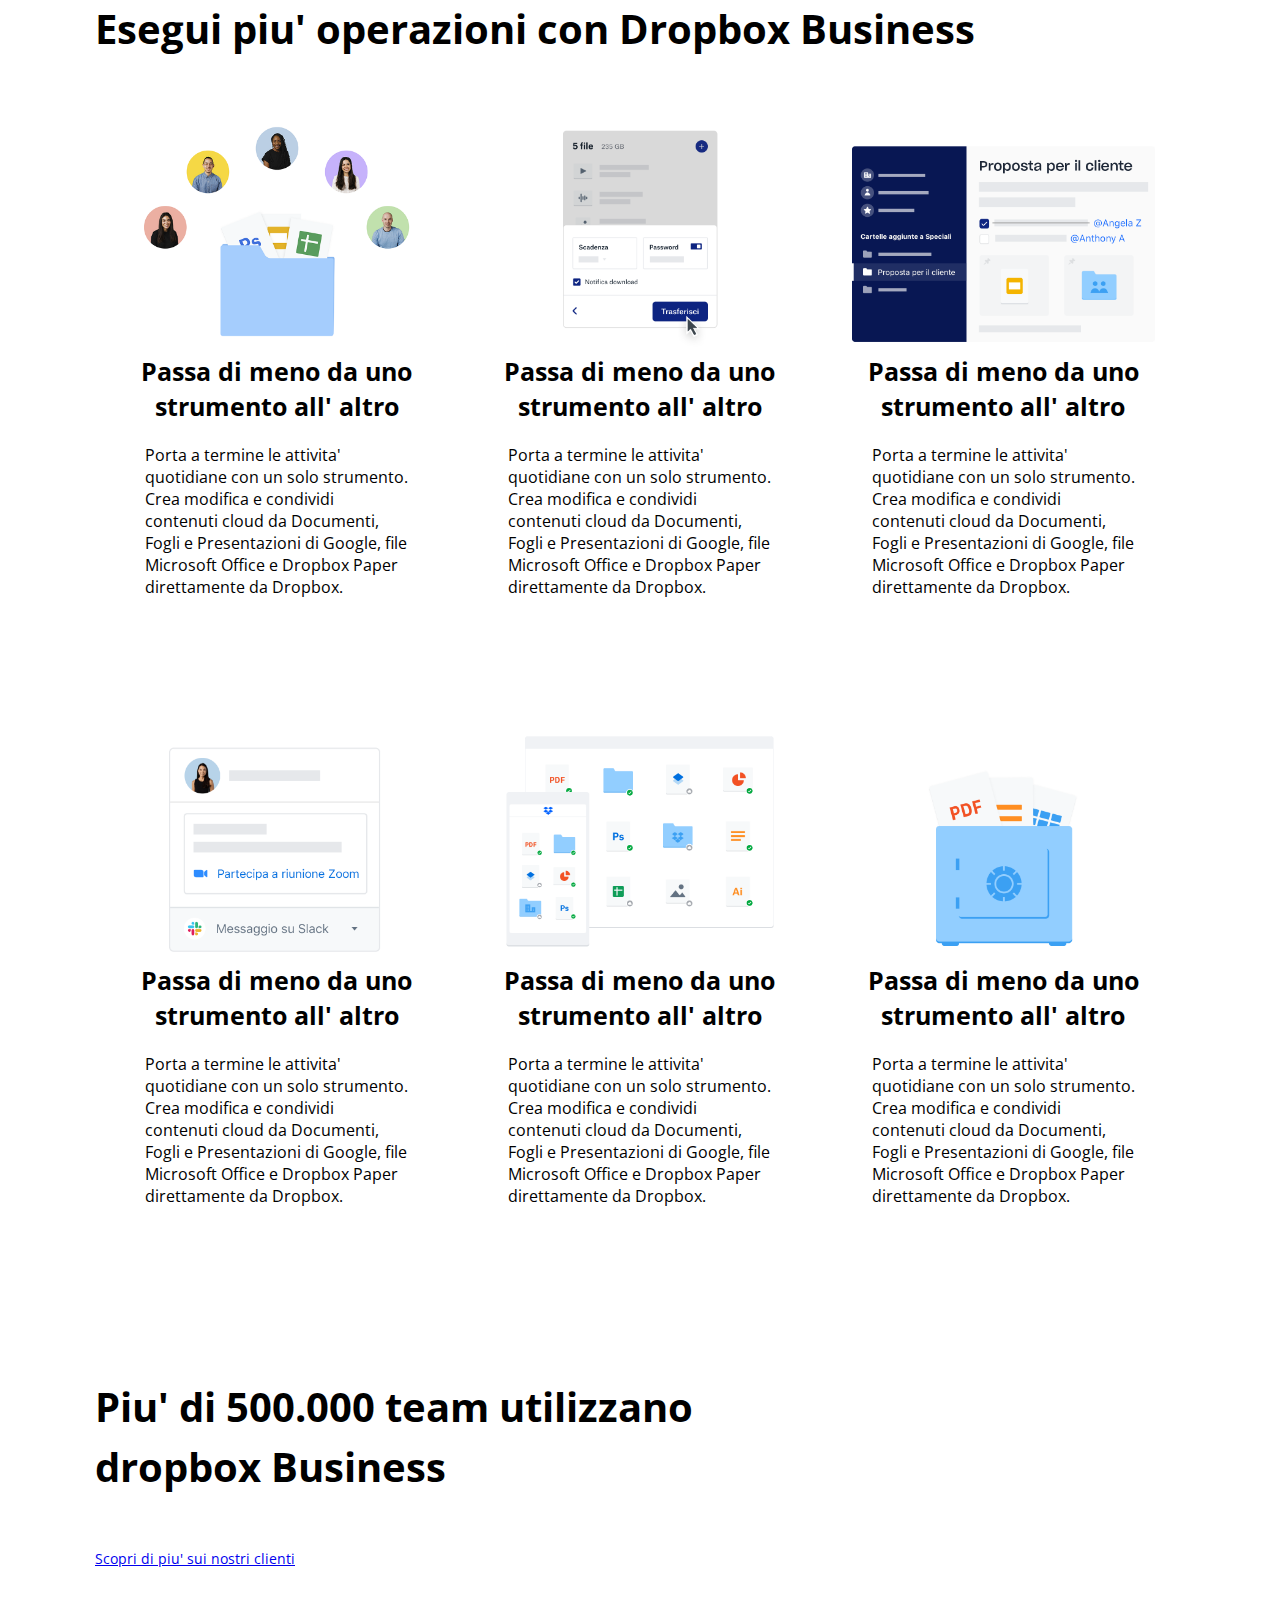
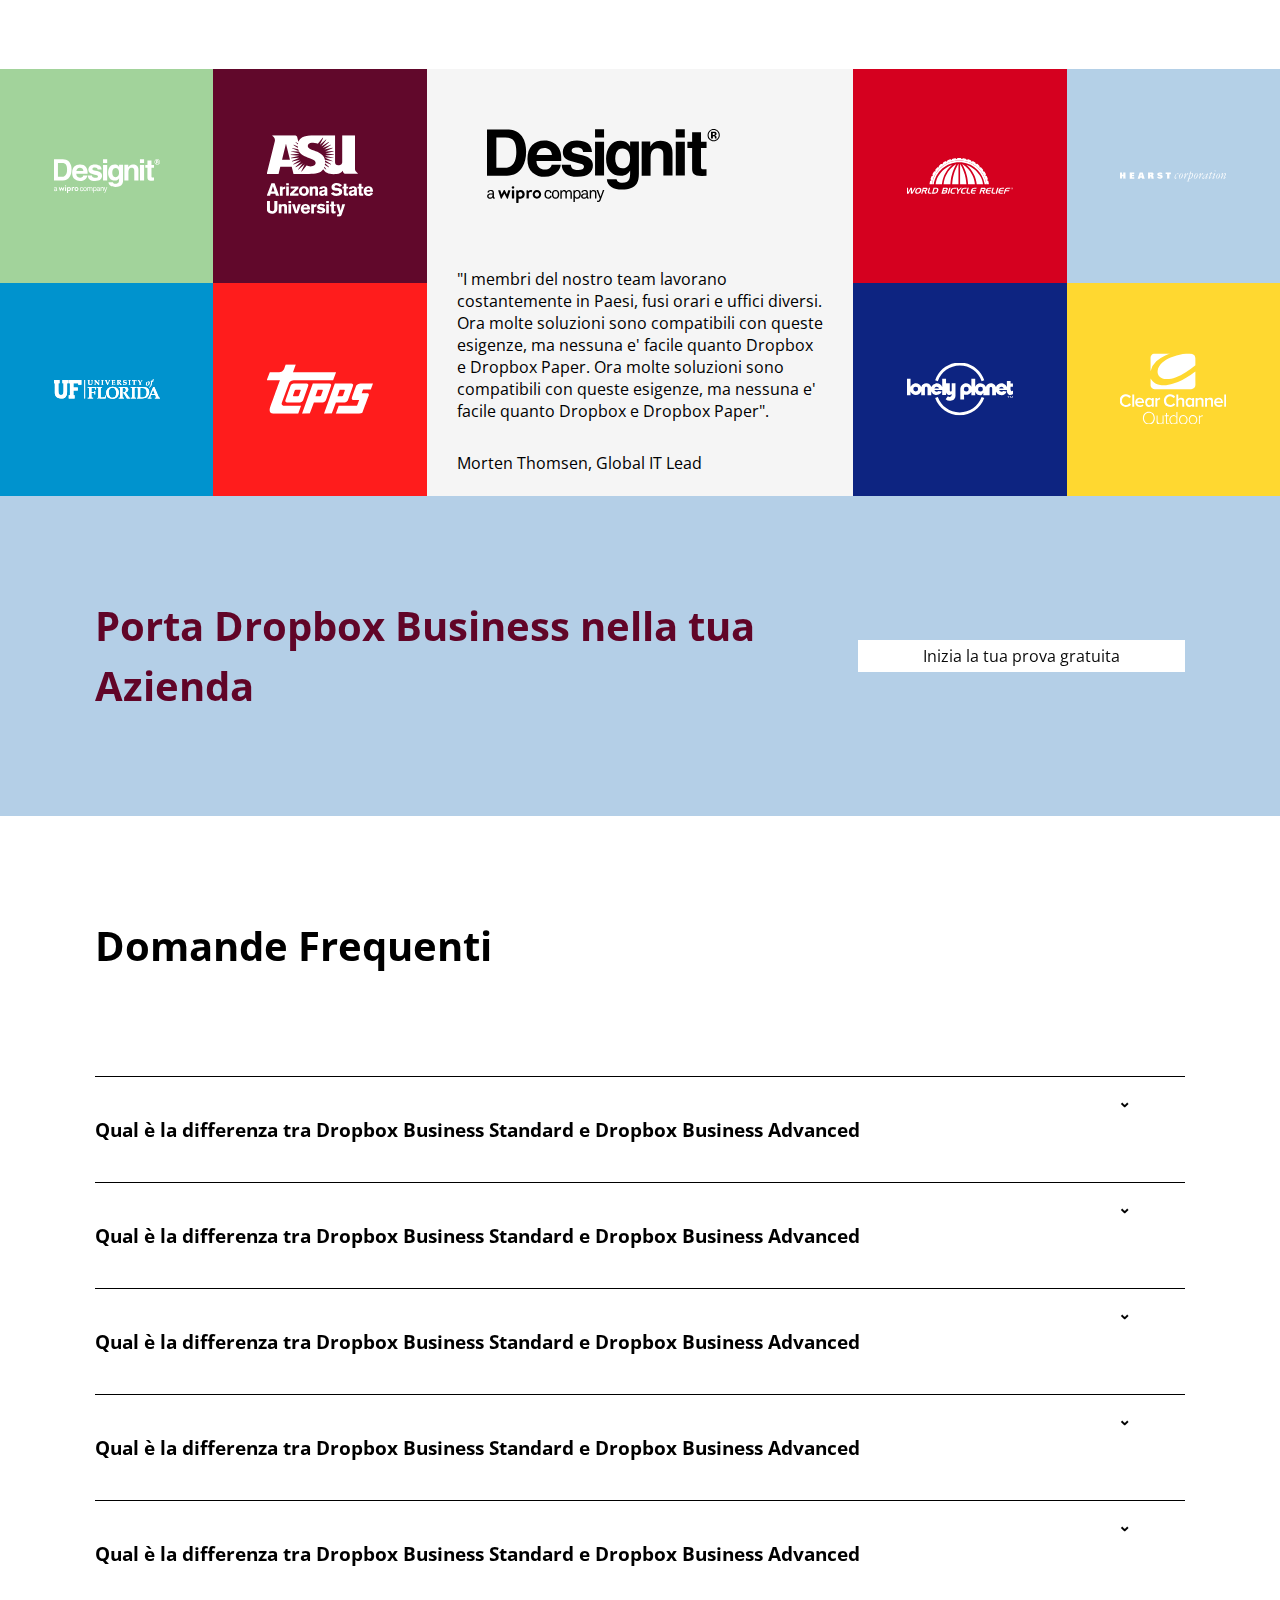
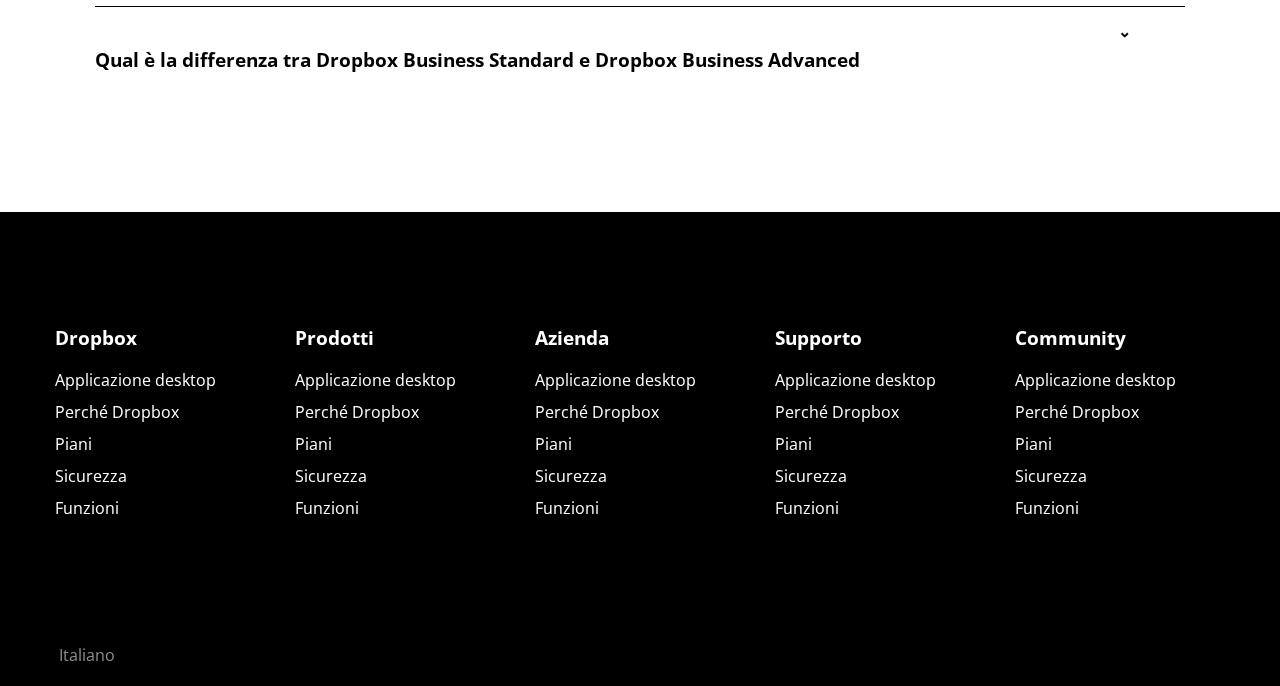
<file: BONUS/index.html>
<!DOCTYPE html>
<html lang="en">
    <head>
        <meta charset="UTF-8">
        <meta http-equiv="X-UA-Compatible" content="IE=edge">
        <meta name="viewport" content="width=device-width, initial-scale=1.0">
        <title>Dropbox</title>
        <link link rel="icon" type="image/x-icon" href="./img/favicon.png"/>
        <link rel="stylesheet" href="./css/style.css"/>
        <link rel="stylesheet" href="./css/debug.css"/>
        <link href="https://fonts.googleapis.com/css2?family=Open+Sans:ital,wght@0,300;0,400;0,500;0,600;0,700;0,800;1,300;1,400;1,500;1,600;1,700;1,800&display=swap" rel="stylesheet">
        <link rel="stylesheet" href="https://cdnjs.cloudflare.com/ajax/libs/font-awesome/6.2.1/css/all.min.css" integrity="sha512-MV7K8+y+gLIBoVD59lQIYicR65iaqukzvf/nwasF0nqhPay5w/9lJmVM2hMDcnK1OnMGCdVK+iQrJ7lzPJQd1w==" crossorigin="anonymous" referrerpolicy="no-referrer" />

    </head>

    <body>

        <!--inizio header-->
        <header class="dFlex spaceBetween bgWhite">
            <!-- ha due nav uno a sx e uno dx -->
            
                <ul class="dFlex fontSmall alignCenter">
                    <li>
                        <a href="#"><img class="logo" src="./img/logo-small.png"></a>
                    </li>
                    <li class="hoverBorder">
                        <a href="#">Perché Dropbox</a>
                    </li>
                    <li class="hoverBorder">
                        <a href="#">Funzioni</a>
                    </li>
                    <li class="hoverBorder">
                        <a href="#">Piani e Prezzi</a>
                    </li>
                </ul>

                <ul class="dFlex fontSmall alignCenter">
                    <li class="hoverBorder">
                        <a href="#">Supporto</a>
                    </li>
                    <li class="hoverBorder">
                        <a href="#">Contatta l'ufficio Vendite</a>
                    </li>
                    <li class="hoverBorder">
                        <a href="#">Accedi</a>
                    </li>
                    <li>
                        <a class="btn blueBtn" href="#">Inizia</a>
                    </li>
                </ul>
            
         
        </header>
        <!--fine header-->



        <!--inizio main-->
        <main>
            <div class="bgAzure">
                <section id="jumbotron" class="bigContainer dFlex wrap paddingBottom100"> 
                    <h1 class="bigTitle w100">Tutto ciò che ti serve per il lavoro, in un unico posto</h1>                
                    <div class="info w30">
                        <p class="marginBottom20">Finalmente tutti i tuoi strumenti, contenuti e collaboratori sono accessibili dallo stesso posto. Dropbox Business è più di uno spazio di archiviazione sicuro: è un modo intelligente e integrato per ottimizzare il flusso di lavoro esistente. </p>
                        <a class="btn blueBtn marginBottom20 dInlineBlock" href="#">Inizia la tua prova gratuita</a>
                        <div class="marginBottom20">Annulla in qualsiasi momento</div>
                        <a href="#radioButtons"><img class="arrow" src="./img/arrow-down-solid.svg" alt="arrow" /></a>
                    </div>
                    <div class="w70">
                        <img class="jumboimg" src="./img/jumbo.png" alt="foto jumbo"/>
                    </div>
                </section>
            </div>

            <div class="bgWhite">
                <section id="centralSection" class="smallContainer dFlex wrap spaceBetween">

                    <h2 class="mediumTitle w100 paddingTopBottom20">Trova il piano Business che fa per te</h2>
                    <div id="radioButtons" class="w100">
                        <span class="opzione dInlineBlock">
                            <span class="cerchioBlu"></span>
                            <span>Fatturazione Mensile</span>
                        </span>
                        <span class="opzione dInlineBlock">
                            <span class="cerchio"></span>
                            <span>Fatturazione Annuale</span>
                        </span>
                    </div>

                    <!-- TABELLA 1 -->
                        <div class="tabella w30">
                            <div class="businessLabel">
                                <i class="fa-solid fa-user"></i>
                                <span>Singolo</span>
                            </div>
                            <div class="offer">

                                <div class="offerSquare">
                                    <h3>Professional</h3>
                                    <div class="bold">€ 12</div>
                                    <div class="greyFont">/mese</div>
                                </div>
                                <ul class="iconList">
                                    <li class="dFlex wrap">    
                                        <div class="w10">
                                            <i class="fa-solid fa-user"></i>
                                        </div>
                                        <div class="w90">
                                        1 utente
                                        </div>
                                    </li>
                                    
                                    <li class="dFlex wrap">
                                        <div class="w10">
                                            <i class="fa-solid fa-folder"></i>
                                        </div>
                                        <div class="w90">5 TB di spazio di archiviazione sicuro</div>
                                    </li>

                                    <li class="dFlex wrap">
                                        <div class="w10">
                                            <i class="fa-solid fa-share-nodes"></i>
                                        </div>
                                        <div class="w90">Funzioni di produttivita' premium e condivisione file semplice e sicura</div>
                                    </li>    
                                </ul>
                                <div class="offerSquare centerTextAlignContainer">
                                    <a class="btn blueBtn dBlock w100" href="#">Prova Gratis per 30 Giorni</a>
                                </div>
                                <div class="dBlock">oppure <a href="#">Acquista ora</a></div>

                                <div class="paddingTopBottom20 bold">Punti Salienti del Piano</div>

                                <ul class="iconList">
                                    <li class="dFlex wrap">    
                                        <div class="w10">
                                            <i class="fa-solid fa-check blueFont"></i>
                                        </div>
                                        <div class="w90">Invia file fino a 100GB con Dropbox Transfert</div>
                                    </li>
                                    
                                    <li class="dFlex wrap">
                                        <div class="w10">
                                            <i class="fa-solid fa-check blueFont"></i>
                                        </div>
                                        <div class="w90">Cartelle Offline su dispositivi mobili</div>
                                    </li>
        
                                </ul>
                            </div>

                        </div>


                    <!-- TABELLA 2 -->
                        <div class="tabella w30">
                            <div class="businessLabel">
                                <i class="fa-solid fa-people-group"></i>
                                <span>Team</span>
                            </div>
                            <div class="offer">

                                <div class="offerSquare">
                                    <h3>Advanced</h3>
                                    <div class="bold">€ 18</div>
                                    <div class="greyFont">/utente/mese</div>
                                </div>
                                <ul class="iconList">
                                    <li class="dFlex wrap">    
                                        <div class="w10">
                                            <i class="fa-solid fa-people-group"></i>
                                        </div>
                                        <div class="w90">3 o piu' utenti</div>
                                    </li>
                                    
                                    <li class="dFlex wrap">
                                        <div class="w10">
                                            <i class="fa-solid fa-folder"></i>
                                        </div>
                                        <div class="w90">Tutto lo spazio di cui ha bisogno il tuo team</div>
                                    </li>

                                    <li class="dFlex wrap">
                                        <div class="w10">
                                            <i class="fa-solid fa-share-nodes"></i>
                                        </div>
                                        <div class="w90">Sofisticate funzioni di controllo per tenere al sicuro tutti i file del tuo team</div>
                                    </li>    
                                </ul>

                                <div class="offerSquare centerTextAlignContainer">
                                    <a class="btn blueBtn dBlock" href="#">Prova Gratis per 30 Giorni</a>
                                </div>
                                <div class="dBlock">oppure <a href="#">Acquista ora</a></div>

                                <div class="paddingTopBottom20 bold">Punti Salienti del Piano</div>

                                <ul class="iconList">
                                    <li class="dFlex wrap">    
                                        <div class="w10">
                                            <i class="fa-solid fa-check blueFont"></i>
                                        </div>
                                        <div class="w90">Nessun limite di spazio per i file</div>
                                    </li>
                                    
                                    <li class="dFlex wrap">
                                        <div class="w10">
                                            <i class="fa-solid fa-check blueFont"></i>
                                        </div>
                                        <div class="w90">Cartelle offline su dispositivi mobili</div>
                                    </li>
                                    
                                    <li class="dFlex wrap">
                                        <div class="w10">
                                            <i class="fa-solid fa-check blueFont"></i>
                                        </div>
                                        <div class="w90">Risparmio del 50% rispetto alle iscrizioni singole</div>
                                    </li>

                                    <li class="dFlex wrap">
                                        <div class="w10">
                                            <i class="fa-solid fa-check blueFont"></i>
                                        </div>
                                        <div class="w90">Possibilita' di inserire nuovi membri del team</div>
                                    </li>

                                    <li class="dFlex wrap">
                                        <div class="w10">
                                            <i class="fa-solid fa-check blueFont"></i>
                                        </div>
                                        <div class="w90">Gestione dei permessi in base ai ruoli</div>
                                    </li>
        
                                </ul>
                            </div>

                        </div>


                    <!-- TABELLA 3 -->
                        <div class="tabella w30">
                            <div class="businessLabel">
                                <i class="fa-solid fa-building"></i>
                                <span>Azienda</span>
                            </div>
                            <div class="offer">

                                <div class="offerSquare">
                                    <h3>Enterprise</h3>
                                    <div class="bold">Contattaci</div>
                                    <div class="greyFont">-</div>
                                </div>
                                <ul class="iconList">
                                    <li class="dFlex wrap">    
                                        <div class="w10">
                                            <i class="fa-solid fa-user"></i>
                                        </div>
                                        <div class="w90">10 o piu' utenti</div>
                                    </li>
                                    
                                    <li class="dFlex wrap">
                                        <div class="w10">
                                            <i class="fa-solid fa-folder"></i>
                                        </div>
                                        <div class="w90">Soluzioni personalizzabili per la tua azienda</div>
                                    </li>

                                    <li class="dFlex wrap">
                                        <div class="w10">
                                            <i class="fa-solid fa-share-nodes"></i>
                                        </div>
                                        <div class="w90">Assistenza personalizzata per aiutare gli amministratori in una gestione su larga scala</div>
                                    </li>    
                                </ul>

                                <div class="offerSquare centerTextAlignContainer">
                                    <a class="btn blueBtn dBlock" href="#">Prova Gratis per 30 Giorni</a>
                                </div>
                                <div class="dBlock">oppure <a href="#">Acquista ora</a></div>

                                <div class="paddingTopBottom20 bold">Punti Salienti del Piano</div>

                                <ul class="iconList">
                                    <li class="dFlex wrap">    
                                        <div class="w10">
                                            <i class="fa-solid fa-check blueFont"></i>
                                        </div>
                                        <div class="w90">Cartelle offline su dispositivi mobili</div>
                                    </li>
                                    
                                    <li class="dFlex wrap">
                                        <div class="w10">
                                            <i class="fa-solid fa-check blueFont"></i>
                                        </div>
                                        <div class="w90">Servizio assistenza 24/h</div>
                                    </li>

                                    <li class="dFlex wrap">
                                        <div class="w10">
                                            <i class="fa-solid fa-check blueFont"></i>
                                        </div>
                                        <div class="w90">Possibilita' di personalizzazione totale</div>
                                    </li>
        
                                </ul>
                            </div>

                        </div>
                        
                        <!-- TABELLA 4 -->

                        <div id="tabella4" class="tabella w100">

                            <div class="businessLabel">
                                <i class="fa-solid fa-building"></i>
                                <span>Team</span>
                            </div>
                                
                            <div class="pRelative">
                                    <div class="offerSquare pAbsolute">
                                        <h3>Enterprise</h3>
                                        <div class="bold">Contatta l'ufficio vendite per i prezzi</div>
                                    </div>
                                    
                                    <div class="pAbsolute">Soluzioni personalizzate e supporto su misura per aiutare i professionisti IT nella gestione su qualsiasi scala</div>
                                    <a class="btn blueBtn pAbsolute" href="#">Prova Gratis per 30 Giorni</a>
                            </div>
                        </div>
                        
                  
                

                    <section id="partnerFinder" class="dFlex wrap">                 
                        <div class="w70">
                            <img class="partnerFinderImg w100" src="./img/partner.png" alt="fotoPartner"/>
                        </div>
                        <div class="info w30">
                            <h2>Entra in contatto con un partner Dropbox</h2>
                            <p>Trova un partner Dropbox e Hello sign di fiducia. Ottieni le soluzioni e i servizi necessari per raggiungere i tuoi obiettivi aziendali, tra cui implementazione, integrazione, gestione e supporto continui.</p>
                            <a class="btn transparentBtn" href="#">Trova un Partner</a>
                            </div>
                    </section>

                
                    <section id="functions" class="dFlex wrap">
                        
                        <h2 class="mediumTitle w100">Esegui piu' operazioni con Dropbox Business</h2>
                        
                        <div class="threeColumns">
                            <img class="dBlock w100" src="./img/business-feature-switching-tools.png" alt="switching tools"/>
                            <h3 class="titolino centerTextAlignContainer">Passa di meno da uno strumento all' altro</h3>
                            <p>Porta a termine le attivita' quotidiane con un solo strumento. Crea modifica e condividi contenuti cloud da Documenti, Fogli e Presentazioni di Google, file Microsoft Office e Dropbox Paper direttamente da Dropbox.</p>
                        </div>

                        <div class="threeColumns">
                            <img class="dBlock w100" src="./img/business-feature-send-files-it.png" alt="switching tools"/>
                            <h3 class="titolino centerTextAlignContainer">Passa di meno da uno strumento all' altro</h3>
                            <p>Porta a termine le attivita' quotidiane con un solo strumento. Crea modifica e condividi contenuti cloud da Documenti, Fogli e Presentazioni di Google, file Microsoft Office e Dropbox Paper direttamente da Dropbox.</p>
                        </div>

                        <div class="threeColumns">
                            <img class="dBlock w100" src="./img/business-feature-coordinate-it.png" alt="switching tools"/>
                            <h3 class="titolino centerTextAlignContainer">Passa di meno da uno strumento all' altro</h3>
                            <p>Porta a termine le attivita' quotidiane con un solo strumento. Crea modifica e condividi contenuti cloud da Documenti, Fogli e Presentazioni di Google, file Microsoft Office e Dropbox Paper direttamente da Dropbox.</p>
                        </div>

                        <div class="threeColumns">
                            <img class="dBlock w100" src="./img/business-feature-integrations-it.png" alt="switching tools"/>
                            <h3 class="titolino centerTextAlignContainer">Passa di meno da uno strumento all' altro</h3>
                            <p>Porta a termine le attivita' quotidiane con un solo strumento. Crea modifica e condividi contenuti cloud da Documenti, Fogli e Presentazioni di Google, file Microsoft Office e Dropbox Paper direttamente da Dropbox.</p>
                        </div>

                        <div class="threeColumns">
                            <img class="dBlock w100" src="./img/business-feature-multi-device.png" alt="switching tools"/>
                            <h3 class="titolino centerTextAlignContainer">Passa di meno da uno strumento all' altro</h3>
                            <p>Porta a termine le attivita' quotidiane con un solo strumento. Crea modifica e condividi contenuti cloud da Documenti, Fogli e Presentazioni di Google, file Microsoft Office e Dropbox Paper direttamente da Dropbox.</p>
                        </div>

                        <div class="threeColumns">
                            <img class="dBlock w100" src="./img/business-feature-security.png" alt="switching tools"/>
                            <h3 class="titolino centerTextAlignContainer">Passa di meno da uno strumento all' altro</h3>
                            <p>Porta a termine le attivita' quotidiane con un solo strumento. Crea modifica e condividi contenuti cloud da Documenti, Fogli e Presentazioni di Google, file Microsoft Office e Dropbox Paper direttamente da Dropbox.</p>
                        </div>
                    
                    </section>
                   
                    <div id="finalSlogan" class="w100 leftTextAlignContainer">
                        <h2 class="w70 mediumTitle">Piu' di 500.000 team utilizzano dropbox Business</h2>
                        <a class="fontSmall" href="#">Scopri di piu' sui nostri clienti</a>
                    </div>    
                </section>
            </div>

            <section class="responsiveCube dFlex w100">
                <div class="bigCube dFlex wrap">
                    <div class="smallCube pRelative bgLightGreen">
                        <img class="sponsor pAbsolute w100" src="./img/designit.svg" alt="designit"/>
                    </div>
                    <div class="smallCube pRelative bgBrown">
                        <img class="sponsor pAbsolute w100" src="./img/arizona_state_university.svg" alt="asu"/>
                    </div>
                    <div class="smallCube pRelative bgCyan">
                        <img class="sponsor pAbsolute w100" src="./img/university_of_florida.svg" alt="UF"/>
                    </div>
                    <div class="smallCube pRelative bgScarlett">
                        <img class="sponsor pAbsolute w100" src="./img/topps.svg" alt="topps"/>
                    </div>
                </div>
                <div id="scrollCube" class="bigCube scroll bgLightGrey">
                    <img class="sponsorZoom w80" src="./img/designit.svg" alt="designit"/>
                    <p>"I membri del nostro team lavorano costantemente in Paesi, fusi orari e uffici diversi. Ora molte soluzioni sono compatibili con queste esigenze, ma nessuna e' facile quanto Dropbox e Dropbox Paper. Ora molte soluzioni sono compatibili con queste esigenze, ma nessuna e' facile quanto Dropbox e Dropbox Paper".</p>
                    <div>Morten Thomsen, Global IT Lead</div>
                    <p>"I membri del nostro team lavorano costantemente in Paesi, fusi orari e uffici diversi. Ora molte soluzioni sono compatibili con queste esigenze, ma nessuna e' facile quanto Dropbox e Dropbox Paper. Ora molte soluzioni sono compatibili con queste esigenze, ma nessuna e' facile quanto Dropbox e Dropbox Paper".</p>
                    <p>"I membri del nostro team lavorano costantemente in Paesi, fusi orari e uffici diversi. Ora molte soluzioni sono compatibili con queste esigenze, ma nessuna e' facile quanto Dropbox e Dropbox Paper. Ora molte soluzioni sono compatibili con queste esigenze, ma nessuna e' facile quanto Dropbox e Dropbox Paper".</p>
                    <p>"I membri del nostro team lavorano costantemente in Paesi, fusi orari e uffici diversi. Ora molte soluzioni sono compatibili con queste esigenze, ma nessuna e' facile quanto Dropbox e Dropbox Paper. Ora molte soluzioni sono compatibili con queste esigenze, ma nessuna e' facile quanto Dropbox e Dropbox Paper".</p>
                    <p>"I membri del nostro team lavorano costantemente in Paesi, fusi orari e uffici diversi. Ora molte soluzioni sono compatibili con queste esigenze, ma nessuna e' facile quanto Dropbox e Dropbox Paper. Ora molte soluzioni sono compatibili con queste esigenze, ma nessuna e' facile quanto Dropbox e Dropbox Paper".</p>
                </div>
                <div class="bigCube dFlex wrap">
                    <div class="smallCube pRelative bgRed">
                        <img class="sponsor pAbsolute w100" src="./img/world_bicycle_relief.svg" alt="WBR"/>
                    </div>
                    <div class="smallCube pRelative bgGrey">
                        <img class="sponsor pAbsolute w100" src="./img/hearst_corp.svg" alt="hearts_corp"/>
                    </div>
                    <div class="smallCube pRelative bgBlueElectric">
                        <img class="sponsor pAbsolute w100" src="./img/lonely_planet.svg" alt="lonely_planet"/>
                    </div>
                    <div class="smallCube pRelative bgYellow"><img class="sponsor pAbsolute w100" src="./img/clear_channel.svg" alt="clear_channel"/></div>
                </div>
            </section>

            <div  class="bgAzure">
                <section id="provaGratuita" class="smallContainer dFlex alignCenter paddingTopBottom100">
                    <h2 class="w70 mediumTitle">Porta Dropbox Business nella tua Azienda</h2>
                    <a class="w30 btn whiteBtn centerTextAlignContainer" href="#">Inizia la tua prova gratuita</a>
                </section>    
            </div>

            <section id="faq" class="bgWhite paddingBottom100">
                <div class="smallContainer">

                    <h2 class="mediumTitle paddingTopBottom100">Domande Frequenti</h2>
                    <div class="questionAnswer pRelative paddingTopBottom20">
                        <h3 class="domanda paddingTopBottom20">Qual è la differenza tra Dropbox Business Standard e Dropbox Business Advanced</h3>
                        <span class="freccetta absoluteTopRight pAbsolute bold">&#8964;</span>
                        <div class="hidden">
                            <p class="risposta paddingTopBottom20">La differenza e' che Lorem ipsum dolor sit amet consectetur adipisicing elit. Dolor atque vero fuga odit, blanditiis fugiat dicta consequatur, maiores porro veritatis nihil pariatur aspernatur a aut voluptate veniam, voluptatem ea. Fugit blanditiis numquam praesentium ipsum soluta illo? Laborum ex excepturi iusto. Ratione minus praesentium quibusdam nemo expedita, quaerat reiciendis ad animi eius sit deleniti amet, maiores modi eos sequi. Quos vitae quibusdam eos. Ullam quod quibusdam harum quisquam delectus, a error voluptate pariatur excepturi inventore corrupti earum illum non in quasi animi tempora cumque consequuntur aliquid quas sequi? Culpa reiciendis similique reprehenderit repellendus at eius ratione autem delectus, ut veritatis pariatur</p>
                        </div>    
                    </div>

                    <div class="questionAnswer pRelative paddingTopBottom20">
                        <h3 class="domanda paddingTopBottom20">Qual è la differenza tra Dropbox Business Standard e Dropbox Business Advanced</h3>
                        <span class="freccetta absoluteTopRight pAbsolute bold">&#8964;</span>
                        <div class="hidden">
                            <p class="risposta paddingTopBottom20">La differenza e' che Lorem ipsum dolor sit amet consectetur adipisicing elit. Dolor atque vero fuga odit, blanditiis fugiat dicta consequatur, maiores porro veritatis nihil pariatur aspernatur a aut voluptate veniam, voluptatem ea. Fugit blanditiis numquam praesentium ipsum soluta illo? Laborum ex excepturi iusto. Ratione minus praesentium quibusdam nemo expedita, quaerat reiciendis ad animi eius sit deleniti amet, maiores modi eos sequi. Quos vitae quibusdam eos. Ullam quod quibusdam harum quisquam delectus, a error voluptate pariatur excepturi inventore corrupti earum illum non in quasi animi tempora cumque consequuntur aliquid quas sequi? Culpa reiciendis similique reprehenderit repellendus at eius ratione autem delectus, ut veritatis pariatur</p>
                        </div>    
                    </div>

                    <div class="questionAnswer pRelative paddingTopBottom20">
                        <h3 class="domanda paddingTopBottom20">Qual è la differenza tra Dropbox Business Standard e Dropbox Business Advanced</h3>
                        <span class="freccetta absoluteTopRight pAbsolute bold">&#8964;</span>
                        <div class="hidden">
                            <p class="risposta paddingTopBottom20">La differenza e' che Lorem ipsum dolor sit amet consectetur adipisicing elit. Dolor atque vero fuga odit, blanditiis fugiat dicta consequatur, maiores porro veritatis nihil pariatur aspernatur a aut voluptate veniam, voluptatem ea. Fugit blanditiis numquam praesentium ipsum soluta illo? Laborum ex excepturi iusto. Ratione minus praesentium quibusdam nemo expedita, quaerat reiciendis ad animi eius sit deleniti amet, maiores modi eos sequi. Quos vitae quibusdam eos. Ullam quod quibusdam harum quisquam delectus, a error voluptate pariatur excepturi inventore corrupti earum illum non in quasi animi tempora cumque consequuntur aliquid quas sequi? Culpa reiciendis similique reprehenderit repellendus at eius ratione autem delectus, ut veritatis pariatur</p>
                        </div>    
                    </div>

                    <div class="questionAnswer pRelative paddingTopBottom20">
                        <h3 class="domanda paddingTopBottom20">Qual è la differenza tra Dropbox Business Standard e Dropbox Business Advanced</h3>
                        <span class="freccetta absoluteTopRight pAbsolute bold">&#8964;</span>
                        <div class="hidden">
                            <p class="risposta paddingTopBottom20">La differenza e' che Lorem ipsum dolor sit amet consectetur adipisicing elit. Dolor atque vero fuga odit, blanditiis fugiat dicta consequatur, maiores porro veritatis nihil pariatur aspernatur a aut voluptate veniam, voluptatem ea. Fugit blanditiis numquam praesentium ipsum soluta illo? Laborum ex excepturi iusto. Ratione minus praesentium quibusdam nemo expedita, quaerat reiciendis ad animi eius sit deleniti amet, maiores modi eos sequi. Quos vitae quibusdam eos. Ullam quod quibusdam harum quisquam delectus, a error voluptate pariatur excepturi inventore corrupti earum illum non in quasi animi tempora cumque consequuntur aliquid quas sequi? Culpa reiciendis similique reprehenderit repellendus at eius ratione autem delectus, ut veritatis pariatur</p>
                        </div>    
                    </div>

                    <div class="questionAnswer pRelative paddingTopBottom20">
                        <h3 class="domanda paddingTopBottom20">Qual è la differenza tra Dropbox Business Standard e Dropbox Business Advanced</h3>
                        <span class="freccetta absoluteTopRight pAbsolute bold">&#8964;</span>
                        <div class="hidden">
                            <p class="risposta paddingTopBottom20">La differenza e' che Lorem ipsum dolor sit amet consectetur adipisicing elit. Dolor atque vero fuga odit, blanditiis fugiat dicta consequatur, maiores porro veritatis nihil pariatur aspernatur a aut voluptate veniam, voluptatem ea. Fugit blanditiis numquam praesentium ipsum soluta illo? Laborum ex excepturi iusto. Ratione minus praesentium quibusdam nemo expedita, quaerat reiciendis ad animi eius sit deleniti amet, maiores modi eos sequi. Quos vitae quibusdam eos. Ullam quod quibusdam harum quisquam delectus, a error voluptate pariatur excepturi inventore corrupti earum illum non in quasi animi tempora cumque consequuntur aliquid quas sequi? Culpa reiciendis similique reprehenderit repellendus at eius ratione autem delectus, ut veritatis pariatur</p>
                        </div>    
                    </div>

                    <div class="questionAnswer pRelative paddingTopBottom20">
                        <h3 class="domanda paddingTopBottom20">Qual è la differenza tra Dropbox Business Standard e Dropbox Business Advanced</h3>
                        <span class="freccetta absoluteTopRight pAbsolute bold">&#8964;</span>
                        <div class="hidden">
                            <p class="risposta paddingTopBottom20">La differenza e' che Lorem ipsum dolor sit amet consectetur adipisicing elit. Dolor atque vero fuga odit, blanditiis fugiat dicta consequatur, maiores porro veritatis nihil pariatur aspernatur a aut voluptate veniam, voluptatem ea. Fugit blanditiis numquam praesentium ipsum soluta illo? Laborum ex excepturi iusto. Ratione minus praesentium quibusdam nemo expedita, quaerat reiciendis ad animi eius sit deleniti amet, maiores modi eos sequi. Quos vitae quibusdam eos. Ullam quod quibusdam harum quisquam delectus, a error voluptate pariatur excepturi inventore corrupti earum illum non in quasi animi tempora cumque consequuntur aliquid quas sequi? Culpa reiciendis similique reprehenderit repellendus at eius ratione autem delectus, ut veritatis pariatur</p>
                        </div>    
                    </div>
                    
                    

                </div>
            </section>
        </main>
        <!--fine main-->



        <!--inizio footer-->

        <footer class="whiteFont bgBlack">
            <nav class="bigContainer dFlex spaceBetween w100 paddingTopBottom100">
                <ul class="hoverBorder">
                    <li><h3>Dropbox</h3></li>
                    <li><a href="#">Applicazione desktop</a></li>
                    <li><a href="#">Perché Dropbox</a></li>
                    <li><a href="#">Piani</a></li>
                    <li><a href="#">Sicurezza</a></li>
                    <li><a href="#">Funzioni</a></li>
                </ul>

                <ul class="hoverBorder">
                    <li><h3>Prodotti</h3></li>
                    <li><a href="#">Applicazione desktop</a></li>
                    <li><a href="#">Perché Dropbox</a></li>
                    <li><a href="#">Piani</a></li>
                    <li><a href="#">Sicurezza</a></li>
                    <li><a href="#">Funzioni</a></li>
                </ul>

                <ul class="hoverBorder">
                    <li><h3>Azienda</h3></li>
                    <li><a href="#">Applicazione desktop</a></li>
                    <li><a href="#">Perché Dropbox</a></li>
                    <li><a href="#">Piani</a></li>
                    <li><a href="#">Sicurezza</a></li>
                    <li><a href="#">Funzioni</a></li>
                </ul>

                <ul class="hoverBorder">
                    <li><h3>Supporto</h3></li>
                    <li><a href="#">Applicazione desktop</a></li>
                    <li><a href="#">Perché Dropbox</a></li>
                    <li><a href="#">Piani</a></li>
                    <li><a href="#">Sicurezza</a></li>
                    <li><a href="#">Funzioni</a></li>
                </ul>

                <ul class="hoverBorder">
                    <li><h3>Community</h3></li>
                    <li><a href="#">Applicazione desktop</a></li>
                    <li><a href="#">Perché Dropbox</a></li>
                    <li><a href="#">Piani</a></li>
                    <li><a href="#">Sicurezza</a></li>
                    <li><a href="#">Funzioni</a></li>
                </ul>               
            </nav>

            <div id="footerBottom" class="greyFont paddingTopBottom20 bigContainer">
                <a href="#"><i class="fa-solid fa-earth-americas"></i></a>
                <span>&nbsp;Italiano&nbsp;</span>
                <a href="#"><i class="fa-solid fa-caret-up"></i></a>
            </div>

        </footer>


        <!--fine footer-->

    </body>
</html>
</file>
<file: css/debug.css>
/*debug rulez*/
/* *{
    text-align: center;
} */

/*header*/
/* header {
    background-color: red;
    border: 1px solid yellow;
} */

/*fine header*/


/*main*/
/* main{
    background-color: rgb(23, 131, 83);
}

main div.bigContainer{
    height: 500px;
    border: 1px solid blue;
}

section{
    background-color: cornflowerblue;
    border: 1px solid rgb(234, 0, 255);
}

.bigTitle{
    height: 200px;
    border: 1px solid rgb(234, 0, 255);
    background-color: cadetblue;
}

.w30{
    height: 200px;
    border: 1px solid rgb(234, 0, 255);
    background-color: rgb(151, 160, 95);
}
.w70{
    height: 200px;
    border: 1px solid rgb(234, 0, 255);
    background-color: cadetblue;
}

.w100{
    border: 1px solid rgb(234, 0, 255);
    background-color: rgb(144, 18, 13);
}

.threeColumns{
    height: 200px;
    background-color: coral;
    
}

.bigCube{
    border: 1px solid rgb(255, 0, 0);
    background-color: rgb(42, 124, 165);
}

.smallCube{
    background-color: rgb(165, 223, 19);
    border: 1px solid white;
} */
/*fine main*/


/* inizio footer */

/* footer{
    height: 500px;
    background-color: pink;
}

footer nav{
    border: 1px solid white;
}

footer nav > ul{
    border: 1px solid white;
    background-color: blueviolet;
} 
div.footerBottom{
    line-height: 3em;
    border: 1px solid greenyellow;
}

.debugBorder{
    border: 1px dashed rgb(255, 47, 47);
} */
</file>
<file: BONUS/css/debug.css>
/*debug rulez*/
/* *{
    text-align: center;
} */

/*header*/
/* header {
    background-color: red;
    border: 1px solid yellow;
} */

/*fine header*/


/*main*/
main{
    /* background-color: rgb(23, 131, 83); */
}

main div.bigContainer{
    /* height: 500px; */
    /* border: 1px solid blue; */
}

section{
    /* background-color: cornflowerblue; */
    /* border: 1px solid rgb(234, 0, 255); */
}

.bigTitle{
    /* height: 200px; */
    /* border: 1px solid rgb(234, 0, 255); */
    /* background-color: cadetblue; */
}

.w30{
    /* height: 200px; */
    /* border: 1px solid rgb(234, 0, 255); */
    /* background-color: rgb(151, 160, 95); */
}
.w70{
    /* height: 200px; */
    /* border: 1px solid rgb(234, 0, 255); */
    /* background-color: cadetblue; */
}

.w100{
    /* border: 1px solid rgb(234, 0, 255); */
    /* background-color: rgb(144, 18, 13); */
}

.threeColumns{
    /* height: 200px; */
    /* background-color: coral; */
    
}

.bigCube{
    /* border: 1px solid rgb(255, 0, 0); */
    /* background-color: rgb(42, 124, 165); */
}

.smallCube{
    /* background-color: rgb(165, 223, 19); */
    /* border: 1px solid white; */
}
/*fine main*/


/*inizio footer*/

footer{
    /* height: 500px; */
    /* background-color: pink; */
}

footer nav{
    /* border: 1px solid white; */
}

footer nav > ul{
    /* border: 1px solid white;*/
    /* background-color: blueviolet; */
} 
div.footerBottom{
    line-height: 3em;
    /* border: 1px solid greenyellow; */
}

.debugBorder{
    /* border: 1px dashed rgb(255, 47, 47); */
}
</file>
<file: css/style.css>
/*reset rulez*/
* {
    margin: 0;
    padding: 0;
    box-sizing: border-box;
}
/*general rules*/

.dBlock{
    display: block;
}

.dInlineBlock{
    display: Inline-block;
}

.dFlex{
    display: flex;
}

.columnDirection{
    flex-direction: column;
}

.spaceBetween{
    justify-content: space-between;
}

.alignCenter{
    align-items: center;
}

.wrap{
    flex-wrap: wrap;
}

.noWrap{
    flex-wrap: nowrap;
}

.pRelative{
    position: relative;
}

.pAbsolute{
    position: absolute;
}

.w10{
    width: 10%;
}

.w20{
    width: 20%;
}


.w30{
    width: 30%;
}


.w40{
    width: 40%;
}


.w50{
    width: 50%;
}


.w60{
    width: 60%;
}


.w70{
    width: 70%;
}


.w80{
    width: 80%;
}


.w90{
    width: 90%;
}


.w100{
    width: 100%;
}

.twoColumns{
    width: 50%;
    padding: 20px;
}

.threeColumns{
    width: calc(100% / 3);
}


.scroll{
    overflow: auto;
}


body{
    position: relative;
    font-family: 'Open Sans', sans-serif;
}

.fontSmall{
    font-size: 14px;
}

.bold{
    font-weight: bold;
}

.paddingTopBottom20{
    padding: 20px 0;
}

.paddingTopBottom100{
    padding: 100px 0;
}

.marginBottom20{
    margin-bottom: 20px;
}

.paddingBottom100{
    padding-bottom: 100px;
}
/*colori*/

.bgLightGreen{
    background-color: rgb(162, 211, 155);
}

.bgBrown{
    background-color: rgb(97, 8 ,43);
}

.bgRed{
    background-color: rgb(213, 0, 31);
}

.bgGrey{
    background-color: rgb(180, 208, 231);
}

.bgCyan{
    background-color: rgb(0, 147, 206);
}

.bgScarlett{
    background-color: rgb(255, 28, 28);
}

.bgBlueElectric{
    background-color: rgb(13, 36, 129);
}

.bgYellow{
    background-color: rgb(255, 216, 48);
}

.bgWhite{
    background-color: white;
}

.bgAzure{
    background-color:rgb( 180, 207, 231);
}

.bgLightGrey{
    background-color: rgb(245, 245, 245);
}

.bgBlack{
    background-color: rgb(0,0,0);
}
.whiteFont{
    color: white;
}

.greyFont{
    color: rgb( 143, 141, 141);
}

.blueFont{
    color:rgb(0 , 97, 255);
}


/*header*/

header{
    position: fixed;
    width: 100%;
    height: 60px;
    top: 0;
    left: 0;
    z-index: 999;
}

.logo{
    width: 110px;
}

header > ul{
    list-style: none;
    padding: 0 10px;
}
header > ul > li{
    line-height: 60px;
}

header > ul > li.hoverBorder:hover{
    border-bottom: 1px solid rgb( 143, 141, 141);
}

header > ul > li > a{
    text-decoration: none;
    padding: 0 15px;
    color: rgb(10, 10, 10)
}

.btn{
    padding: 5px 10px;
    text-decoration: none;
}

.blueBtn{
    background-color: rgb(0 , 97, 255);
    color: white;
}

.transparentBtn{
    background-color: rgb(255, 255, 255);
    color: rgb(10, 10, 10);
    border: 1px solid rgb(10, 10, 10);
}

.whiteBtn{
    background-color: rgb(255, 255, 255);
    color: rgb(10, 10, 10);
}

/*fine header*/



/*main*/


.bigContainer{
    width: 100%;
    margin: auto;
    max-width: 1170px;
}

.smallContainer{
    width: 100%;
    margin: auto;
    max-width: 1090px;
}

.bigTitle{
    font-size: 65px;
    padding:25px;
    line-height: 1.3em;
    font-weight: 800;
}

#jumbotron{
    transform: translateY(175px);
}
#jumbotron .jumboimg {
    width: 100%;
}

.info{
    padding: 0 20px 20px 20px;
}

.arrow{
    width: 50px;
    height: 50px;
}


#centralSection{
    padding-top: 150px;
}

.mediumTitle{
    font-size: 40px;
    line-height: 1.5em;
}


.cerchioBlu{
    display: inline-block;
    width: 25px;
    height: 25px;
    border: 7px solid rgb(0 , 97, 255);
    border-radius: 50%;
    vertical-align:middle ;
}

.cerchio{
    display: inline-block;
    width: 25px;
    height: 25px;
    border: 5px solid rgb(205, 205, 209);
    border-radius: 50%;
    vertical-align:middle ;
}

#radioButtons{
    padding: 0px 0 50px 0;
}

.opzione{
    padding: 50px 50px 0 0;
}

.businessLabel{
    border-bottom:1px solid rgb( 180, 207, 231) ;
    text-align: center;
    padding:10px 0;
}

.offer{
    padding: 30px;
}

.offerSquare{
    line-height: 2rem;
    padding-bottom: 10px;
}
.centerTextAlignContainer{
    text-align: center;
}
.offer li{
    padding: 20px 0;
}

#tabella4{
    margin-top: 40px;
}
.tabella{
    border: 1px solid rgb( 180, 207, 231);
}

.tabella .pRelative{
    height: 200px;
}

.tabella .pRelative .offerSquare.pAbsolute{
    top: 50px;
    left: 50px;
}

.tabella .pRelative div.pAbsolute{
    bottom: 20px;
    left: 50px;
}

.tabella .pRelative a.pAbsolute{
    top: 50px;
    right: 50px;
}

#partnerFinder{
    padding: 50px 0;
}

#partnerFinder .info{
    padding: 50px;
}
#partnerFinder .info h2, #partnerFinder .info p{
    padding-bottom: 50px;
}

.titolino{
    font-size: 25px;
    line-height: 35px;
}

#functions .threeColumns{
    padding: 50px 30px;
}

#functions p{
    padding: 20px 20px;
}

#finalSlogan{
    padding: 100px 0;
}

#finalSlogan h2{
   padding-bottom: 50px; 
}


.bigCube{
    width: calc(100% / 3);
    height: calc(100vw / 3);
}

.smallCube{
   width: 50%;
   height: 50%;
}

.sponsor{
    top:50%;
    left:50%;
    transform: translate(-100%, -100%);
    scale: 0.5;
    filter: invert(100%) sepia(100%) saturate(1%) hue-rotate(176deg) brightness(106%) contrast(102%);
}

#scrollCube{
    padding: 30px;
}
#scrollCube > p{
    padding: 30px 0;
}

.sponsorZoom{
    padding: 30px;
}

#provaGratuita h2{
    color: rgb(97, 5, 40);
}

#faq > div > div{
    border-top: 1px solid black;
}

.absoluteTopRight{
    top: 12%;
    right: 5%;
}





/*fine main*/

/*inizio footer*/

footer .bigContainer > ul{
    width: calc(100% / 5);
    list-style: none;
}

footer a{
    text-decoration: none;
    color: white;
}

footer  ul  li:first-child{
    padding: 10px 0;
}

footer ul{
    line-height: 2em;
}

#footerBottom a{
    color:rgb( 143, 141, 141);
}








/*fine footer*/
</file>
<file: BONUS/css/style.css>
/*reset rulez*/
* {
    margin: 0;
    padding: 0;
    box-sizing: border-box;
}
/*general rules*/

.dBlock{
    display: block;
}

.dInlineBlock{
    display: Inline-block;
}

.dFlex{
    display: flex;
}

.columnDirection{
    flex-direction: column;
}

.spaceBetween{
    justify-content: space-between;
}

.alignCenter{
    align-items: center;
}

.wrap{
    flex-wrap: wrap;
}

.noWrap{
    flex-wrap: nowrap;
}

.pRelative{
    position: relative;
}

.pAbsolute{
    position: absolute;
}

.w10{
    width: 10%;
}

.w20{
    width: 20%;
}


.w30{
    width: 30%;
}


.w40{
    width: 40%;
}


.w50{
    width: 50%;
}


.w60{
    width: 60%;
}


.w70{
    width: 70%;
}


.w80{
    width: 80%;
}


.w90{
    width: 90%;
}


.w100{
    width: 100%;
}

.twoColumns{
    width: 50%;
    padding: 20px;
}

.threeColumns{
    width: calc(100% / 3);
}


.scroll{
    overflow: auto;
}


body{
    position: relative;
    font-family: 'Open Sans', sans-serif;
}

.fontSmall{
    font-size: 14px;
}

.bold{
    font-weight: bold;
}

.paddingTopBottom20{
    padding: 20px 0;
}

.paddingTopBottom100{
    padding: 100px 0;
}

.marginBottom20{
    margin-bottom: 20px;
}

.paddingBottom100{
    padding-bottom: 100px;
}

/*colori*/

.bgLightGreen{
    background-color: rgb(162, 211, 155);
}

.bgBrown{
    background-color: rgb(97, 8 ,43);
}

.bgRed{
    background-color: rgb(213, 0, 31);
}

.bgGrey{
    background-color: rgb(180, 208, 231);
}

.bgCyan{
    background-color: rgb(0, 147, 206);
}

.bgScarlett{
    background-color: rgb(255, 28, 28);
}

.bgBlueElectric{
    background-color: rgb(13, 36, 129);
}

.bgYellow{
    background-color: rgb(255, 216, 48);
}

.bgWhite{
    background-color: white;
}

.bgAzure{
    background-color:rgb( 180, 207, 231);
}

.bgLightGrey{
    background-color: rgb(245, 245, 245);
}

.bgBlack{
    background-color: rgb(0,0,0);
}

.whiteFont{
    color: white;
}

.greyFont{
    color: rgb( 143, 141, 141);
}

.blueFont{
    color:rgb(0 , 97, 255);
}


/*header*/

header{
    position: fixed;
    width: 100%;
    height: 60px;
    top: 0;
    left: 0;
    z-index: 999;
}

.logo{
    width: 110px;
}

header > ul{
    list-style: none;
    padding: 0 10px;
}
header > ul > li{
    line-height: 60px;
}

header > ul > li.hoverBorder:hover{
    border-bottom: 1px solid rgb( 143, 141, 141);
}

header > ul > li > a{
    text-decoration: none;
    padding: 0 15px;
    color: rgb(10, 10, 10)
}

/*regole buttons*/

.btn{
    padding: 5px 10px;
    text-decoration: none;
    transition:color 1s, box-shadow 1s, opacity 1s;
}

.btn:hover{
    opacity: 0.8;
    box-shadow: 2px 2px 2px 1px rgba(0, 0, 0, 0.2);
}

.blueBtn{
    background-color: rgb(0 , 97, 255);
    color: white;
}

.transparentBtn{
    background-color: rgb(255, 255, 255);
    color: rgb(10, 10, 10);
    border: 1px solid rgb(10, 10, 10);
}

.whiteBtn{
    background-color: rgb(255, 255, 255);
    color: rgb(10, 10, 10);
}

/*fine header*/



/*main*/


.bigContainer{
    width: 100%;
    margin: auto;
    max-width: 1170px;
}

.smallContainer{
    width: 100%;
    margin: auto;
    max-width: 1090px;
}

.bigTitle{
    font-size: 65px;
    padding:25px;
    line-height: 1.3em;
    font-weight: 800;
}

#jumbotron{
    transform: translateY(175px);
}
#jumbotron .jumboimg {
    width: 100%;
}

.info{
    padding: 0 20px 20px 20px;
}

.arrow{
    width: 50px;
    height: 50px;
}


#centralSection{
    padding-top: 150px;
}

.mediumTitle{
    font-size: 40px;
    line-height: 1.5em;
}


.cerchioBlu{
    display: inline-block;
    width: 25px;
    height: 25px;
    border: 7px solid rgb(0 , 97, 255);
    border-radius: 50%;
    vertical-align:middle ;
    transition:color 1s, box-shadow 1s, opacity 1s;
}

.cerchio{
    display: inline-block;
    width: 25px;
    height: 25px;
    border: 5px solid rgb(205, 205, 209);
    border-radius: 50%;
    vertical-align:middle ;
    transition:color 1s, box-shadow 1s, opacity 1s;

}



.cerchio:hover, .cerchioBlu:hover{
    opacity: 0.8;
    box-shadow: 0.5px 1px 2px 1px rgba(0, 0, 0, 0.5);
}


#radioButtons{
    padding: 0px 0 50px 0;
}

.opzione{
    padding: 50px 50px 0 0;
}

.businessLabel{
    border-bottom:1px solid rgb( 180, 207, 231) ;
    text-align: center;
    padding:10px 0;
}

.offer{
    padding: 30px;
}

.offerSquare{
    line-height: 2rem;
    padding-bottom: 10px;
}
.centerTextAlignContainer{
    text-align: center;
}
.offer li{
    padding: 20px 0;
}

#tabella4{
    margin-top: 40px;
}
.tabella{
    border: 1px solid rgb( 180, 207, 231);
}

.tabella .pRelative{
    height: 200px;
}

.tabella .pRelative .offerSquare.pAbsolute{
    top: 50px;
    left: 50px;
}

.tabella .pRelative div.pAbsolute{
    bottom: 20px;
    left: 50px;
}

.tabella .pRelative a.pAbsolute{
    top: 50px;
    right: 50px;
}

#partnerFinder{
    padding: 50px 0;
}

#partnerFinder .info{
    padding: 50px;
}
#partnerFinder .info h2, #partnerFinder .info p{
    padding-bottom: 50px;
}

.titolino{
    font-size: 25px;
    line-height: 35px;
}

#functions .threeColumns{
    padding: 50px 30px;
}

#functions p{
    padding: 20px 20px;
}

#finalSlogan{
    padding: 100px 0;
}

#finalSlogan h2{
   padding-bottom: 50px; 
}


.bigCube{
    width: calc(100% / 3);
    height: calc(100vw / 3);
}

.smallCube{
   width: 50%;
   height: 50%;
}

.sponsor{
    top:50%;
    left:50%;
    transform: translate(-100%, -100%);
    scale: 0.5;
    filter: invert(100%) sepia(100%) saturate(1%) hue-rotate(176deg) brightness(106%) contrast(102%);
}

#scrollCube{
    padding: 30px;
}
#scrollCube > p{
    padding: 30px 0;
}

.sponsorZoom{
    padding: 30px;
}

#provaGratuita h2{
    color: rgb(97, 5, 40);
}


/*faq section*/
#faq > div > div{
    border-top: 1px solid black;
}

.absoluteTopRight{
    top: 12%;
    right: 5%;
}

/*animation e transition*/

.hidden{
    display: none;
    transition: display;
}

.questionAnswer:hover > .hidden{
    display: block;
}

.freccetta{
    transition: transform;
}

.questionAnswer:hover > .freccetta{
    transform: rotate(180deg);
}







/*fine main*/

/*inizio footer*/
footer > nav{
    gap: 30px;
}

footer .bigContainer > ul{
    width: calc(100% / 5);
    list-style: none;
}

footer a{
    text-decoration: none;
    color: white;
}

footer  ul  li:first-child{
    padding: 10px 0;
}

footer ul{
    line-height: 2em;
}

#footerBottom a{
    color:rgb( 143, 141, 141);
}

footer > nav > ul.hoverBorder:hover{
    border-bottom: 1px solid rgb(132, 128, 128);
}

footer > nav > ul > li:hover{
    text-decoration: underline;
}






/*fine footer*/
</file>
